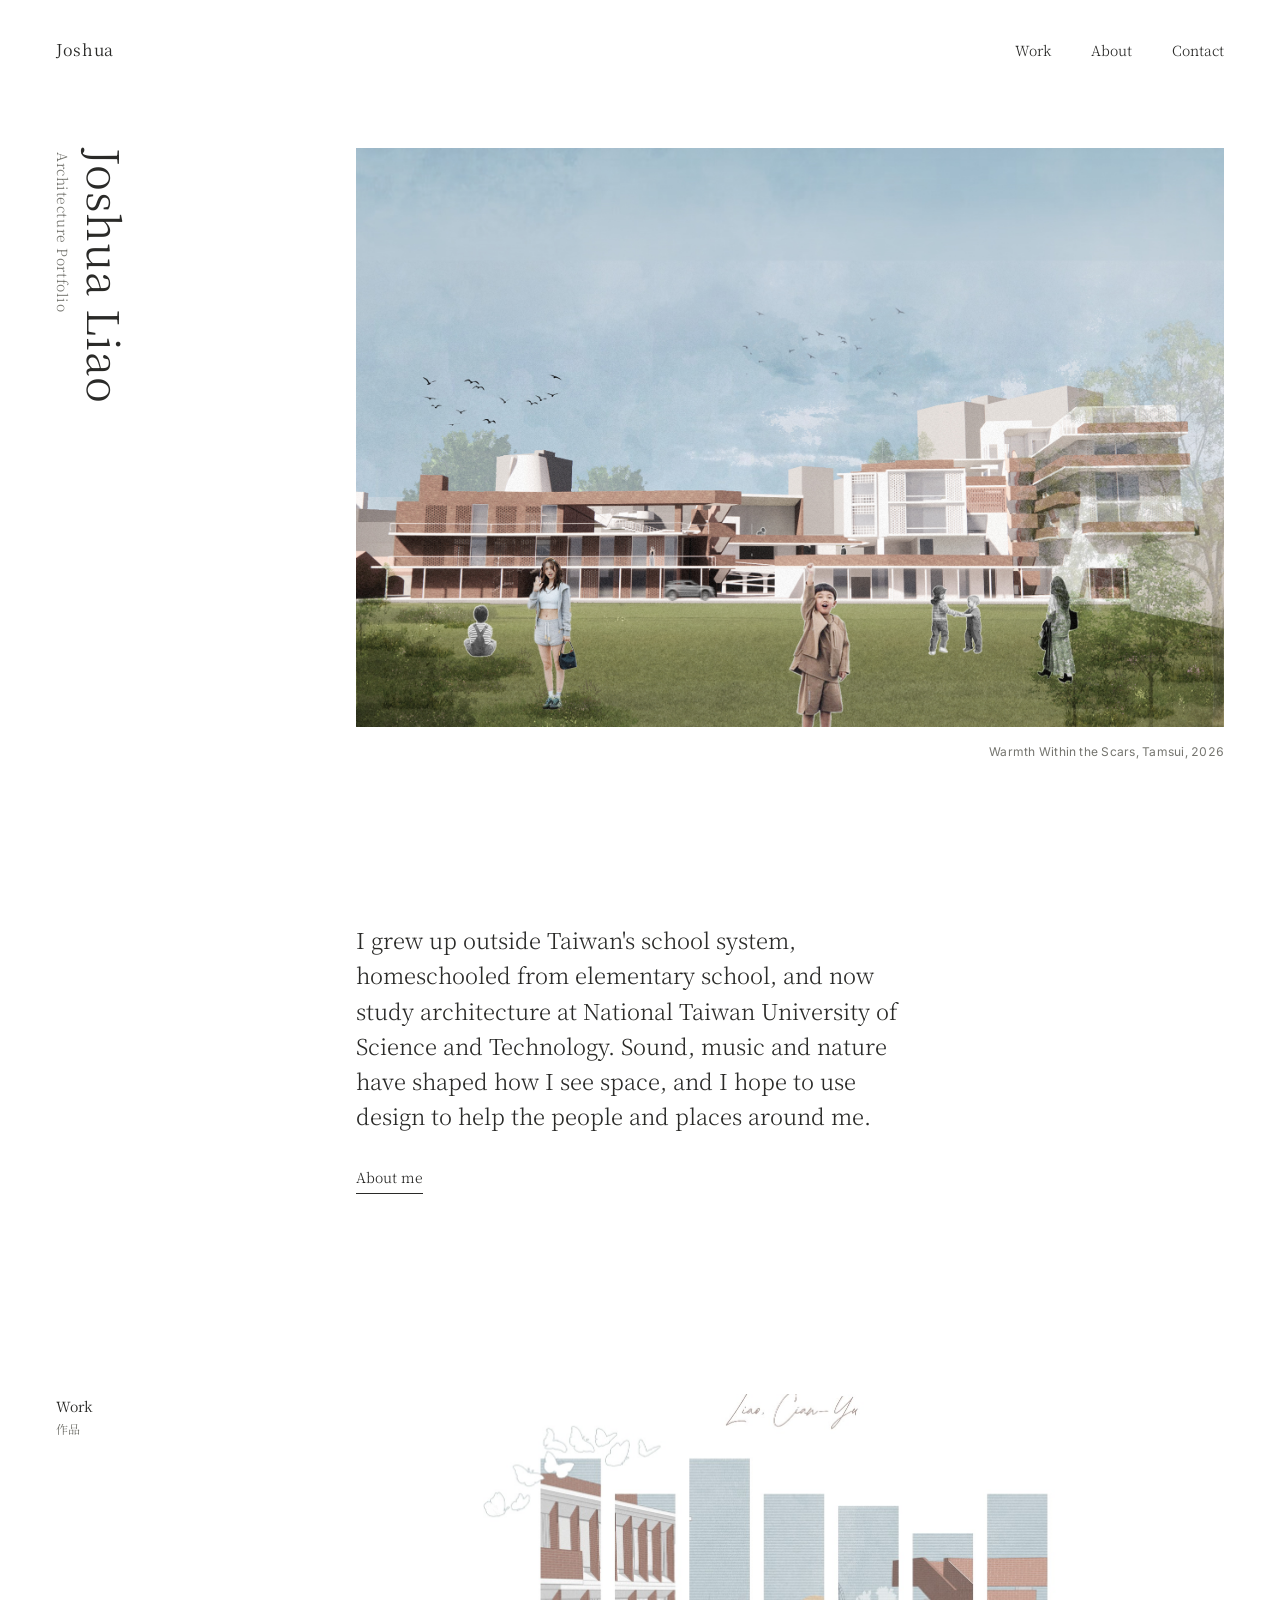
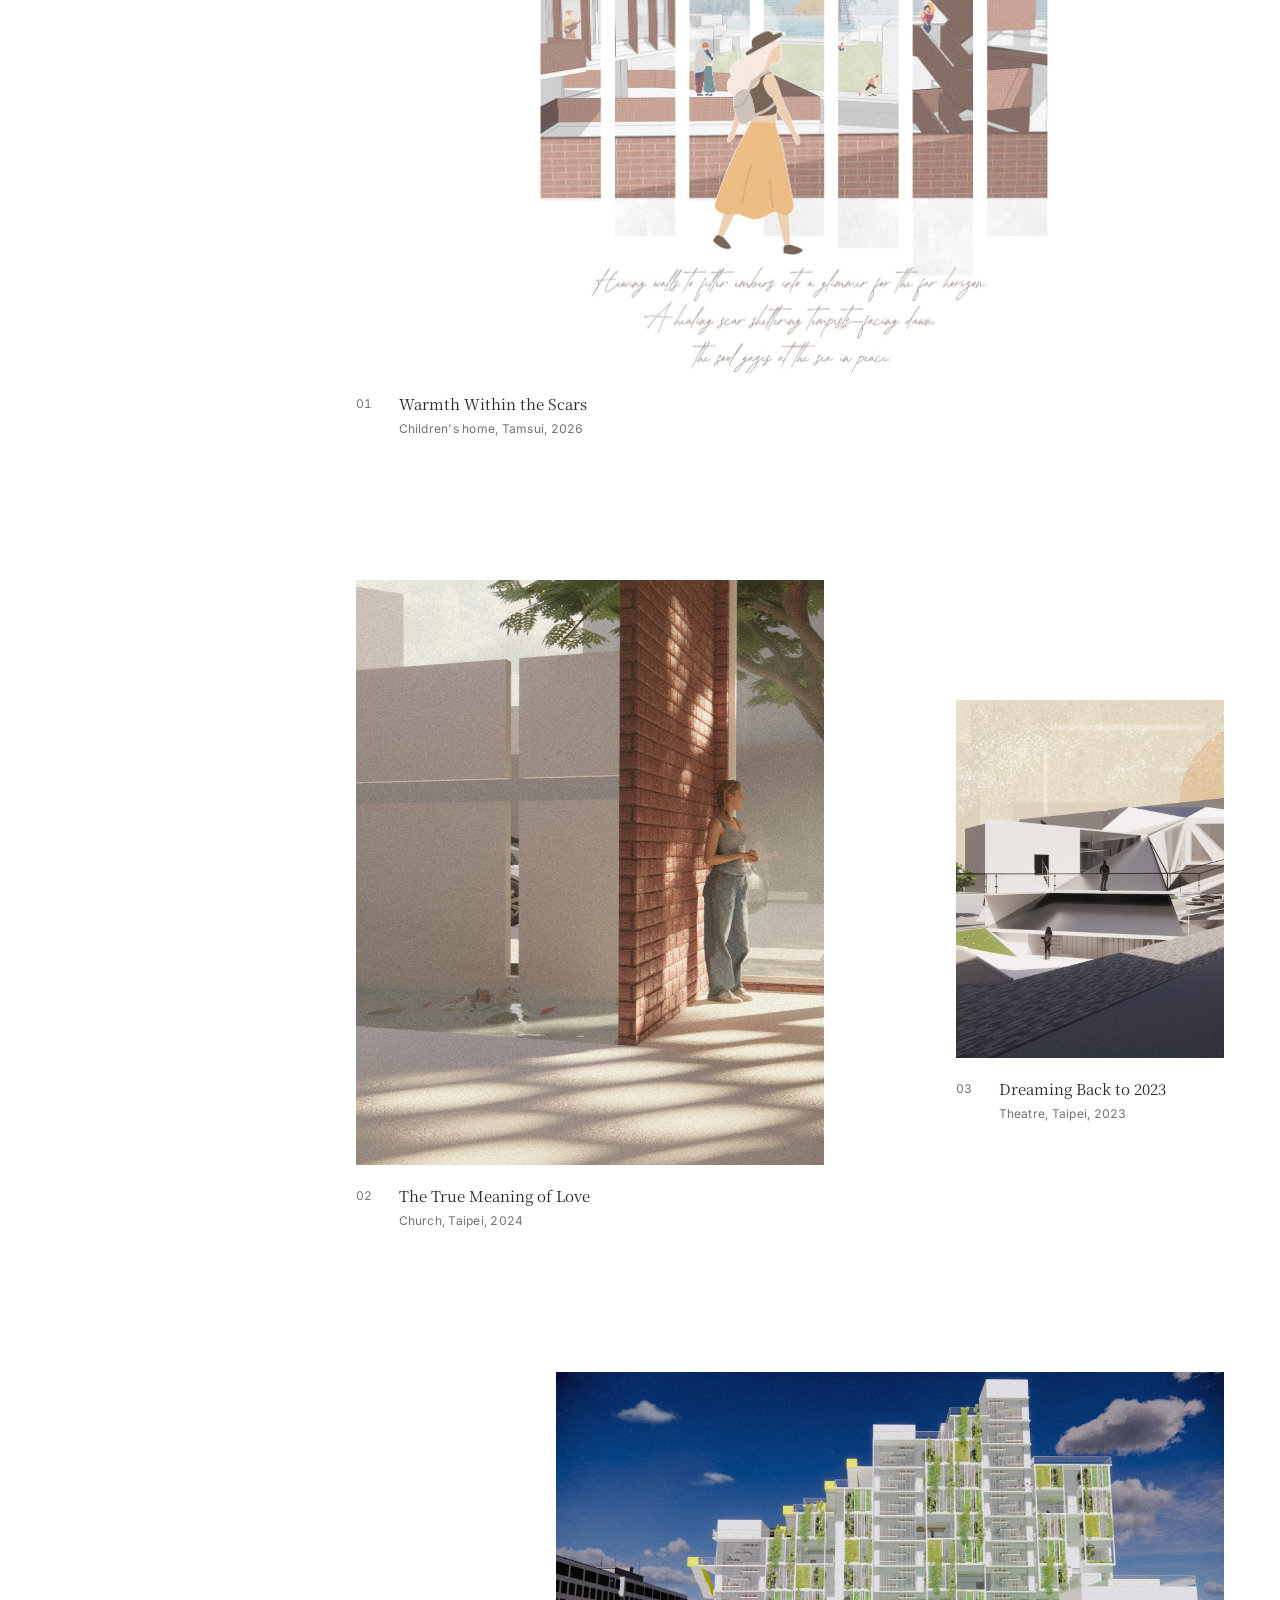
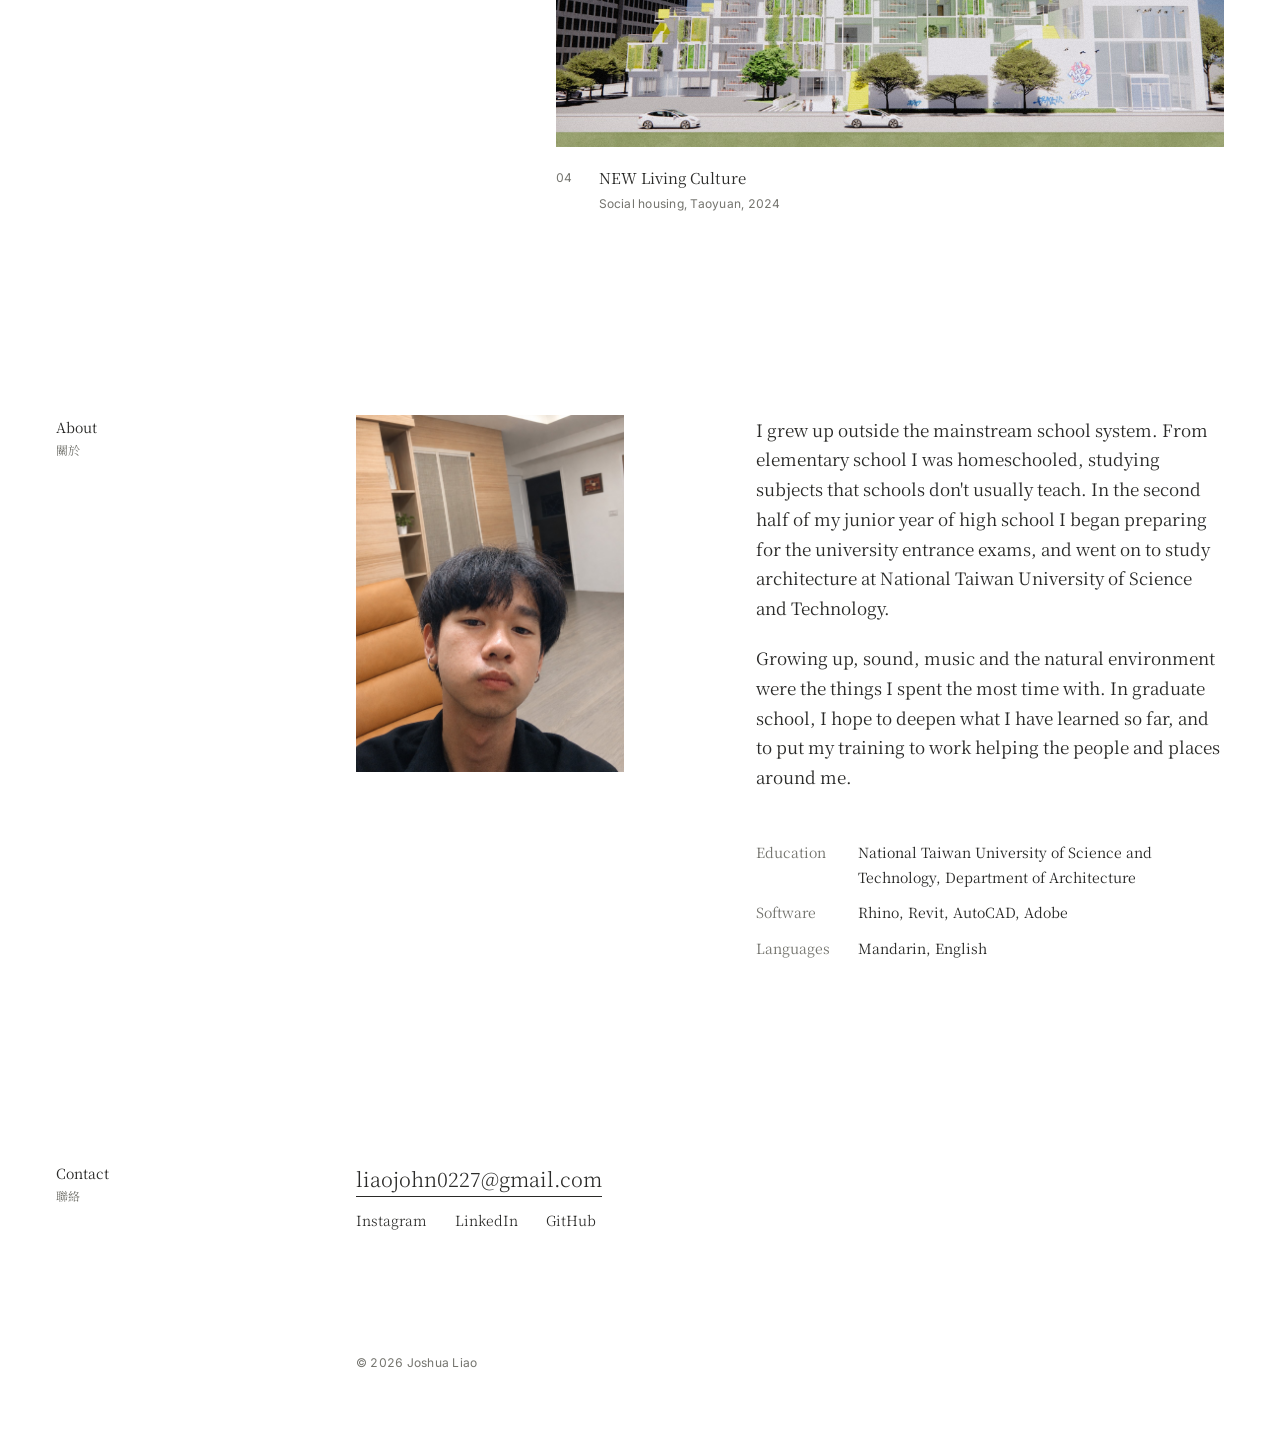
<file: index.html>
<!DOCTYPE html>
<html lang="en">
<head>
  <meta charset="UTF-8">
  <meta name="viewport" content="width=device-width, initial-scale=1.0">
  <title>Joshua Liao | Architecture Portfolio</title>
  <meta name="description" content="Architecture portfolio of Joshua Liao, architecture student at National Taiwan University of Science and Technology">
  <meta name="theme-color" content="#ffffff">
  <meta property="og:type" content="website">
  <meta property="og:title" content="Joshua Liao | Architecture Portfolio">
  <meta property="og:description" content="Architecture portfolio of Joshua Liao, architecture student at National Taiwan University of Science and Technology">
  <link rel="icon" href="favicon.svg" type="image/svg+xml">
  <link rel="preconnect" href="https://fonts.googleapis.com">
  <link rel="preconnect" href="https://fonts.gstatic.com" crossorigin>
  <link href="https://fonts.googleapis.com/css2?family=Inter:wght@400&family=Noto+Serif+TC:wght@300;400&display=swap" rel="stylesheet">
  <link rel="stylesheet" href="css/style.css">
</head>
<body>

  <a href="#main" class="skip">Skip to main content</a>

  <header class="grid header">
    <a href="index.html" class="name">Joshua</a>
    <nav aria-label="Main menu">
      <button class="menu-btn" aria-expanded="false" aria-controls="menu">Menu</button>
      <ul id="menu">
        <li><a href="#works">Work</a></li>
        <li><a href="#about">About</a></li>
        <li><a href="#contact">Contact</a></li>
      </ul>
    </nav>
  </header>

  <main id="main">
    <!-- Hero: vertical name + one featured project -->
    <section class="grid hero">
      <h1 class="hero-title arrive">
        <span class="main">Joshua Liao</span>
        <span class="sub">Architecture Portfolio</span>
      </h1>
      <a href="project-01.html" class="hero-image plate r-3x2 arrive arrive-late" aria-label="Warmth Within the Scars">
        <img src="images/hero.jpg" alt="Warmth Within the Scars">
      </a>
      <p class="hero-caption small">Warmth Within the Scars, Tamsui, 2026</p>
    </section>

    <!-- Short intro -->
    <section class="grid intro">
      <p>I grew up outside Taiwan's school system, homeschooled from elementary school, and now study architecture at National Taiwan University of Science and Technology. Sound, music and nature have shaped how I see space, and I hope to use design to help the people and places around me.</p>
      <a href="#about" class="more link">About me</a>
    </section>

    <!-- Work -->
    <section class="grid section" id="works">
      <h2 class="section-label">Work<span class="small">作品</span></h2>
      <div class="works">
        <a href="project-01.html" class="work work-1">
          <div class="plate r-3x2">
            <img src="images/p01-cover.jpg" alt="Warmth Within the Scars">
          </div>
          <div class="caption">
            <span class="num small">01</span>
            <h3>Warmth Within the Scars</h3>
            <span class="meta small">Children's home, Tamsui, 2026</span>
          </div>
        </a>
        <a href="project-02.html" class="work work-2">
          <div class="plate r-4x5">
            <img src="images/p02-cover.jpg" alt="The True Meaning of Love" loading="lazy">
          </div>
          <div class="caption">
            <span class="num small">02</span>
            <h3>The True Meaning of Love</h3>
            <span class="meta small">Church, Taipei, 2024</span>
          </div>
        </a>
        <a href="project-03.html" class="work work-3">
          <div class="plate r-3x4">
            <img src="images/p03-cover.jpg" alt="Dreaming Back to 2023" loading="lazy">
          </div>
          <div class="caption">
            <span class="num small">03</span>
            <h3>Dreaming Back to 2023</h3>
            <span class="meta small">Theatre, Taipei, 2023</span>
          </div>
        </a>
        <a href="project-04.html" class="work work-4">
          <div class="plate r-16x9">
            <img src="images/p04-cover.jpg" alt="NEW Living Culture" loading="lazy">
          </div>
          <div class="caption">
            <span class="num small">04</span>
            <h3>NEW Living Culture</h3>
            <span class="meta small">Social housing, Taoyuan, 2024</span>
          </div>
        </a>
      </div>
    </section>

    <!-- About -->
    <section class="grid section" id="about">
      <h2 class="section-label">About<span class="small">關於</span></h2>
      <div class="about">
        <div class="portrait plate r-3x4">
          <img src="images/me.jpg" alt="Portrait of Joshua Liao" loading="lazy">
        </div>
        <div class="text">
          <p>I grew up outside the mainstream school system. From elementary school I was homeschooled, studying subjects that schools don't usually teach. In the second half of my junior year of high school I began preparing for the university entrance exams, and went on to study architecture at National Taiwan University of Science and Technology.</p>
          <p>Growing up, sound, music and the natural environment were the things I spent the most time with. In graduate school, I hope to deepen what I have learned so far, and to put my training to work helping the people and places around me.</p>
          <dl class="facts">
            <dt>Education</dt><dd>National Taiwan University of Science and Technology, Department of Architecture</dd>
            <dt>Software</dt><dd>Rhino, Revit, AutoCAD, Adobe</dd>
            <dt>Languages</dt><dd>Mandarin, English</dd>
          </dl>
        </div>
      </div>
    </section>
  </main>

  <footer class="grid footer" id="contact">
    <h2 class="section-label">Contact<span class="small">聯絡</span></h2>
    <div class="contact">
      <a href="mailto:liaojohn0227@gmail.com" class="email"><span class="link">liaojohn0227@gmail.com</span></a>
      <ul class="social">
        <li><a href="#">Instagram</a></li>
        <li><a href="#">LinkedIn</a></li>
        <li><a href="#">GitHub</a></li>
      </ul>
    </div>
    <p class="copy small">© 2026 Joshua Liao</p>
  </footer>

  <script src="js/main.js"></script>
</body>
</html>
</file>
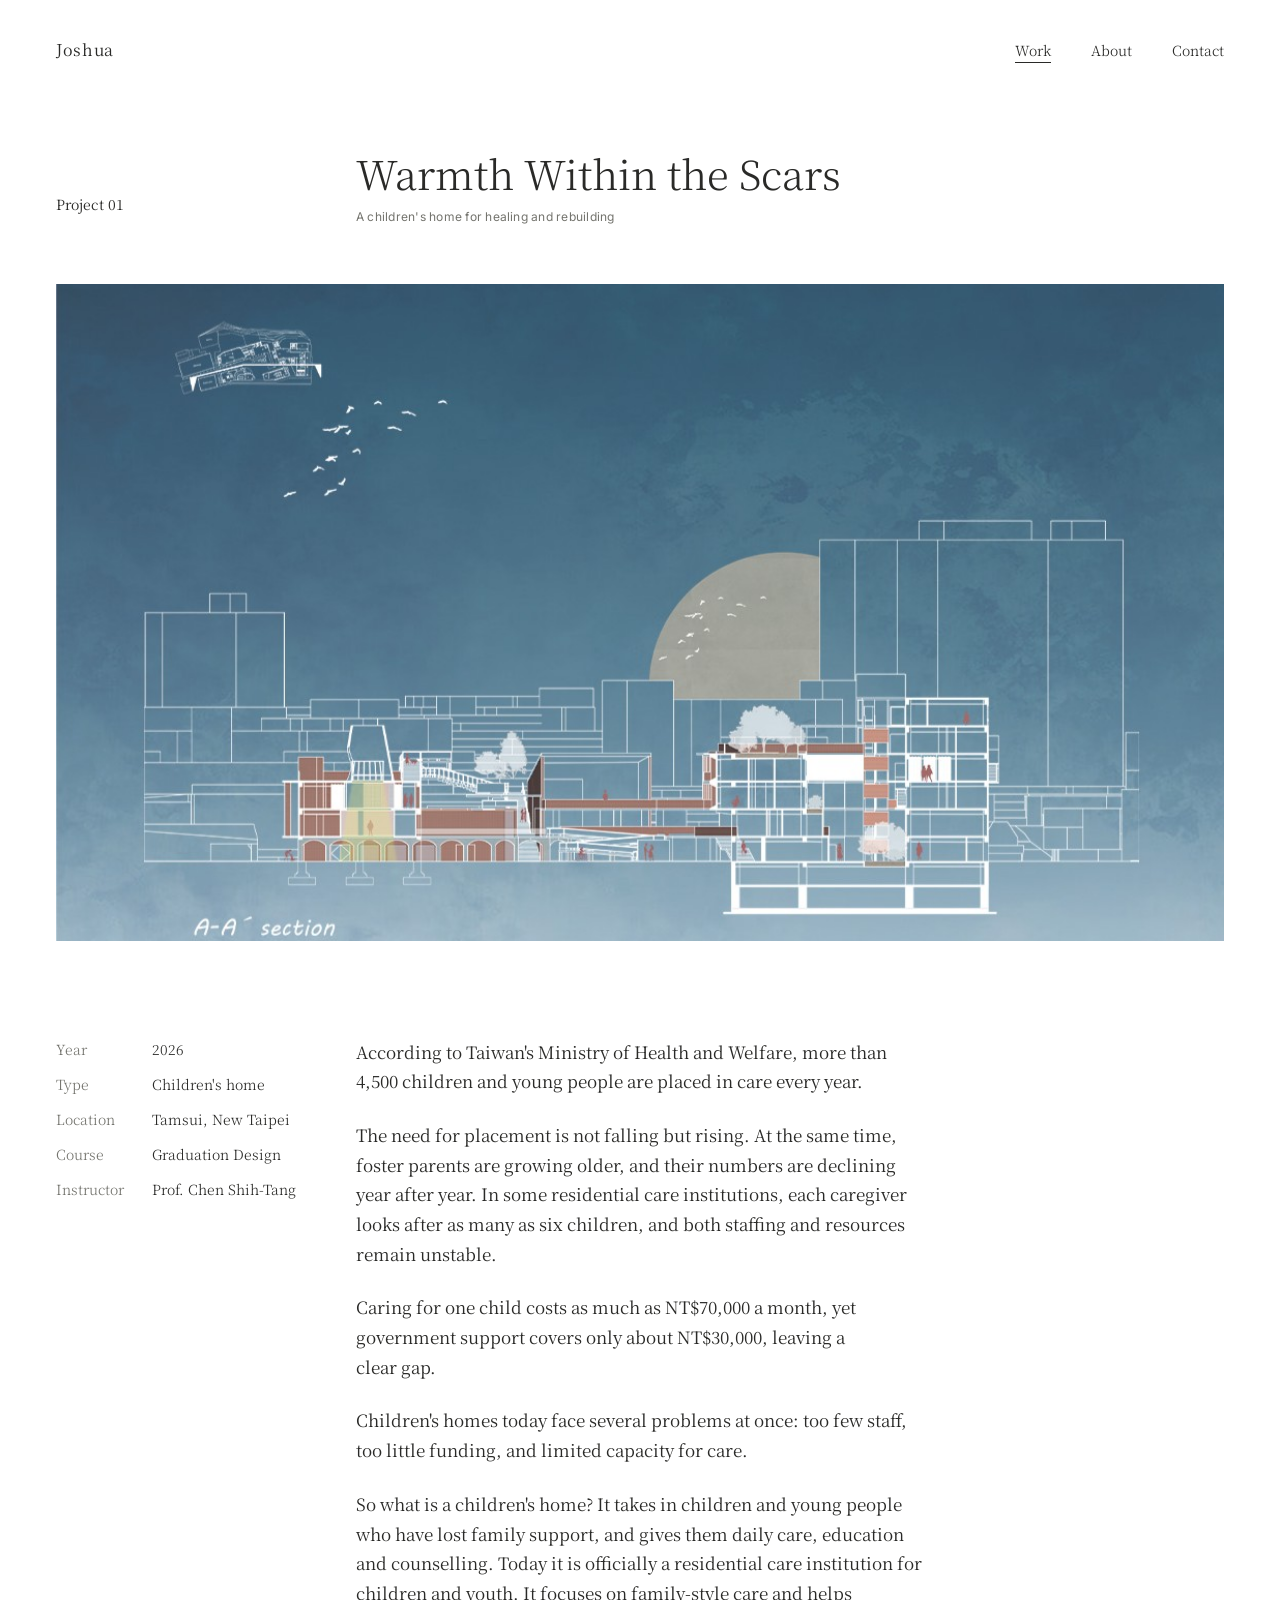
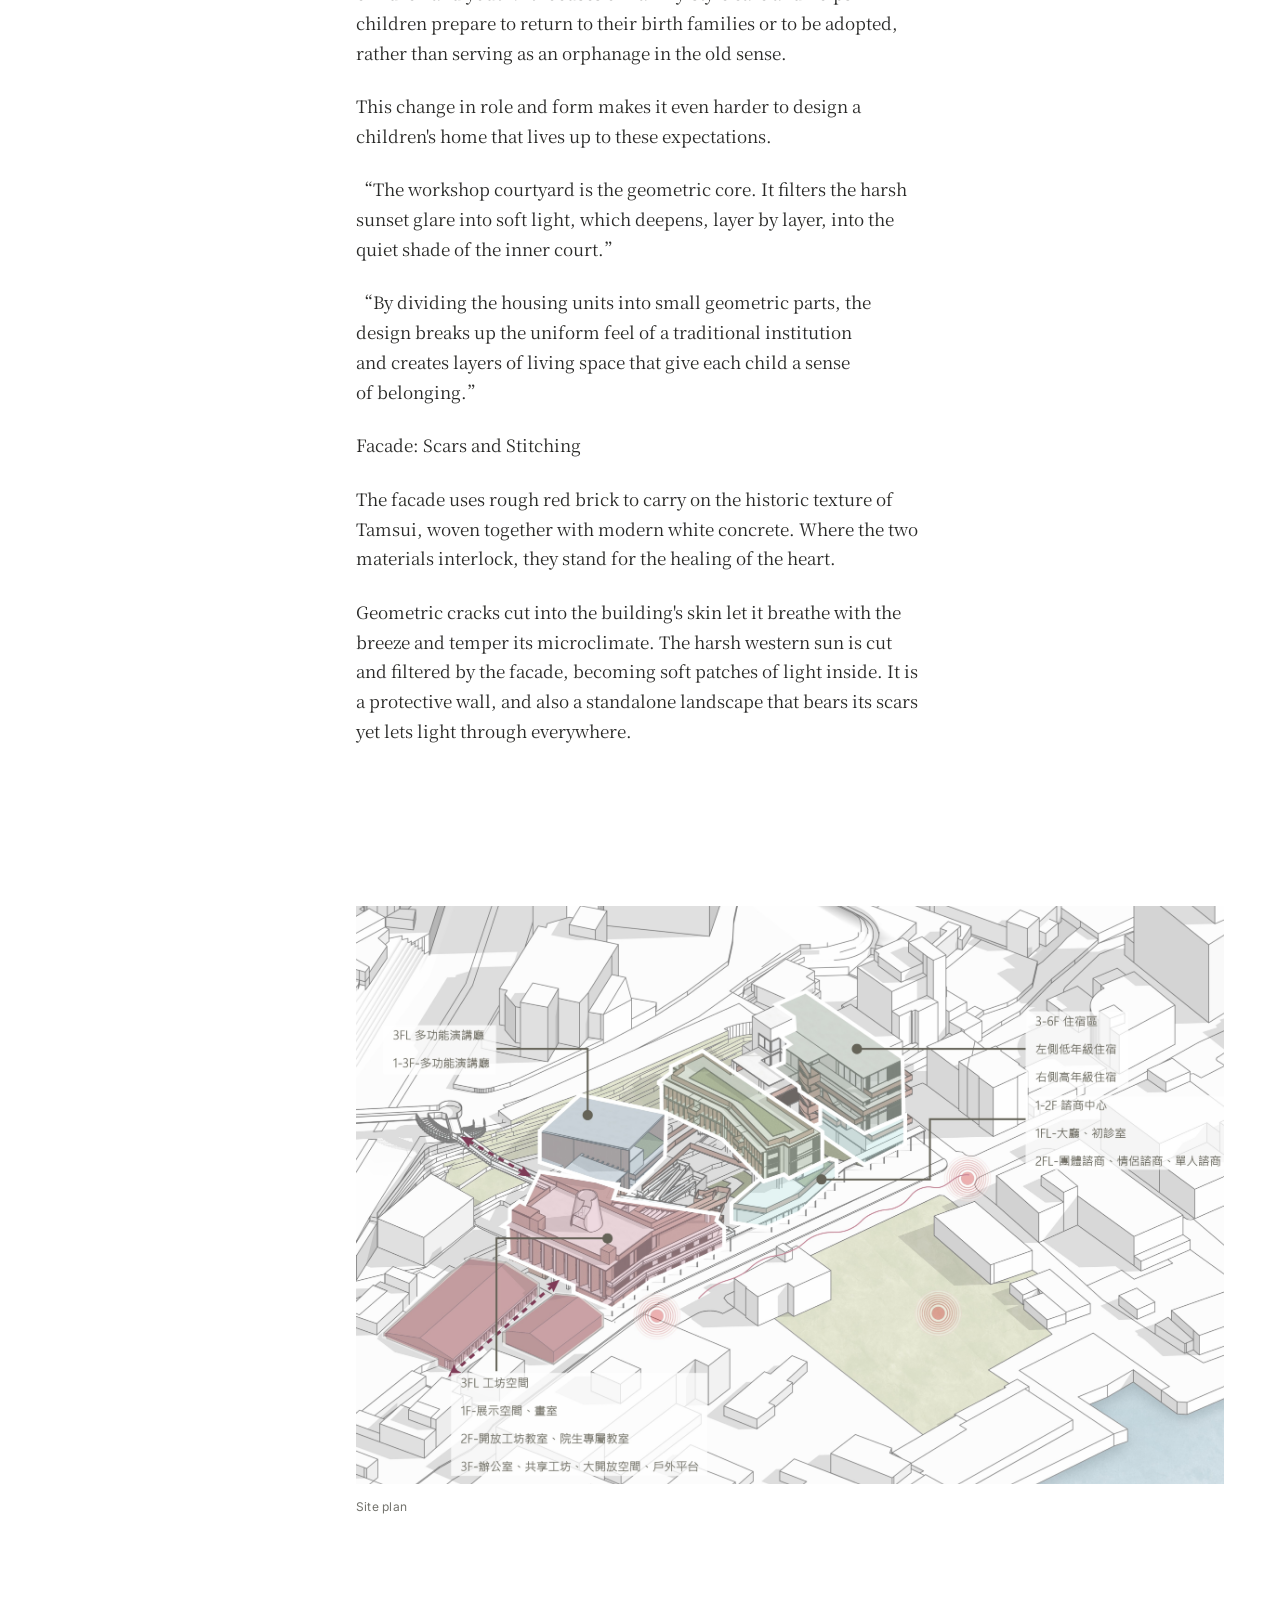
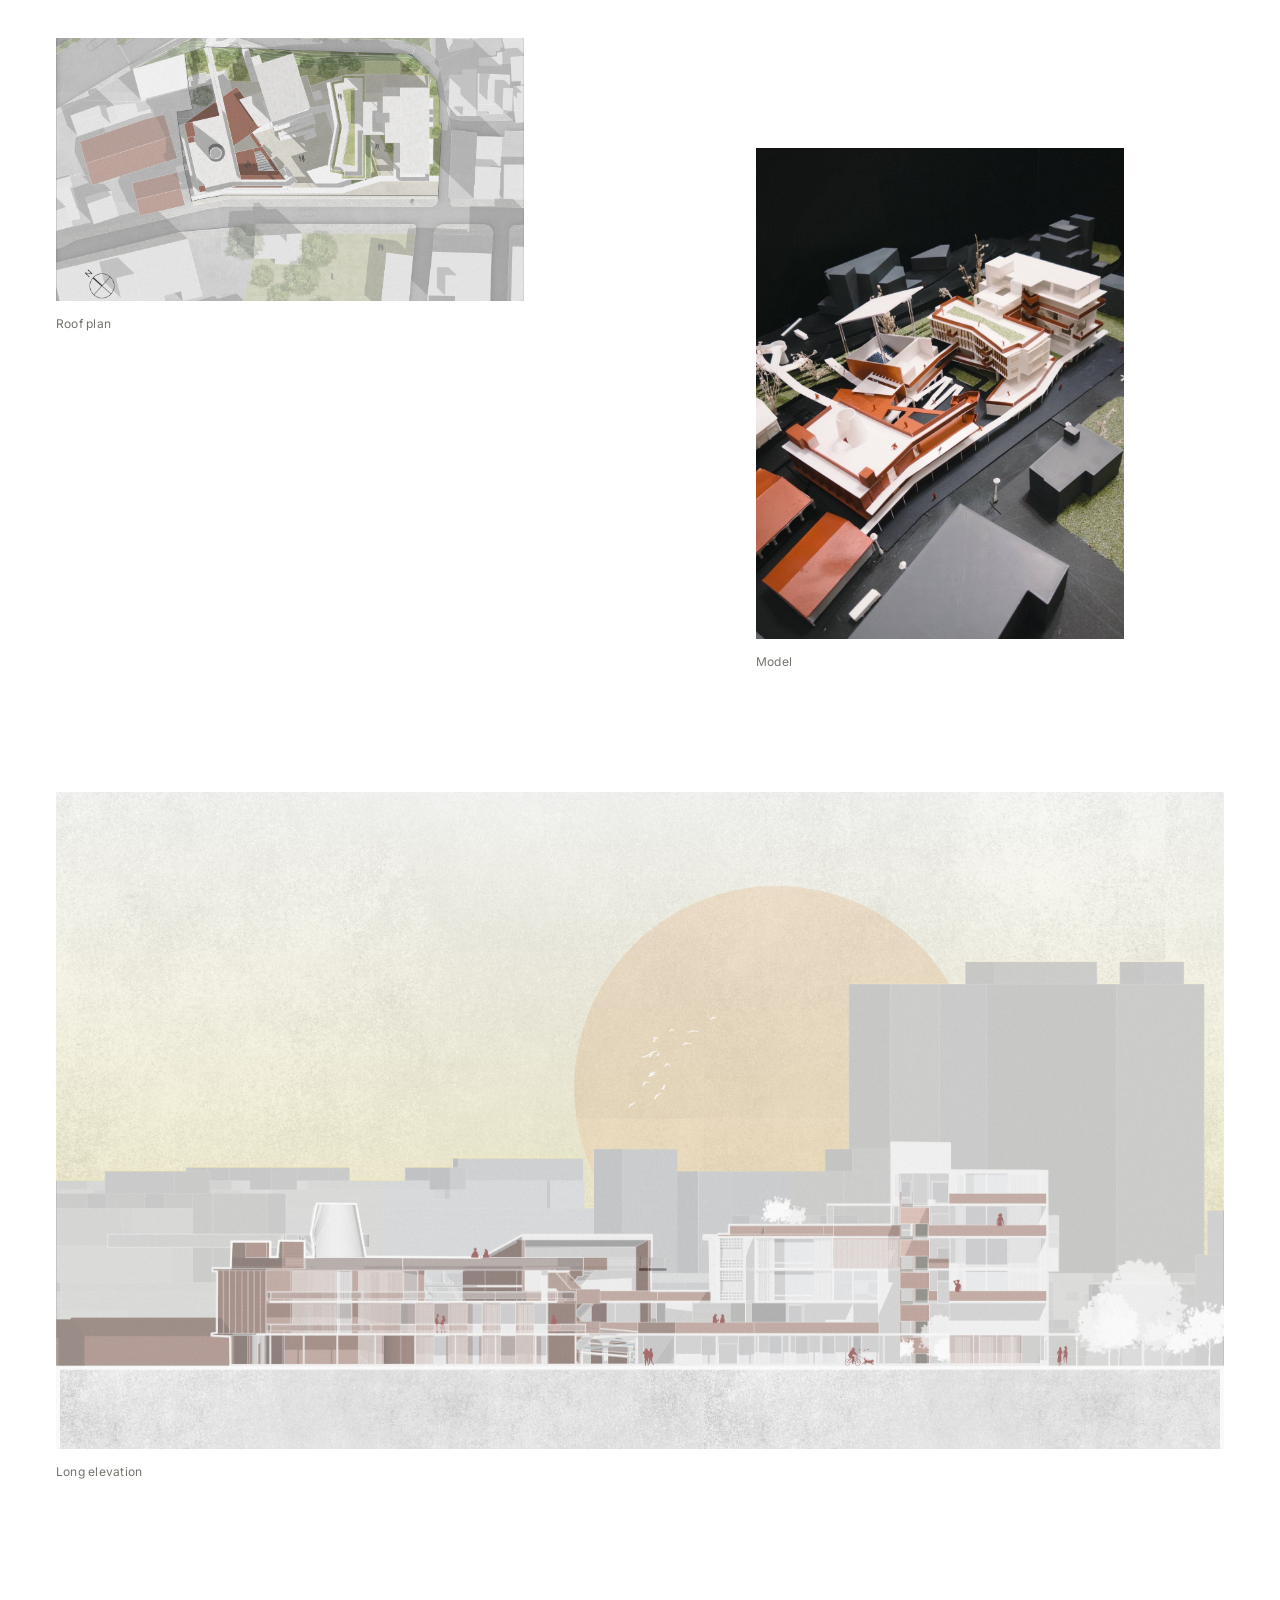
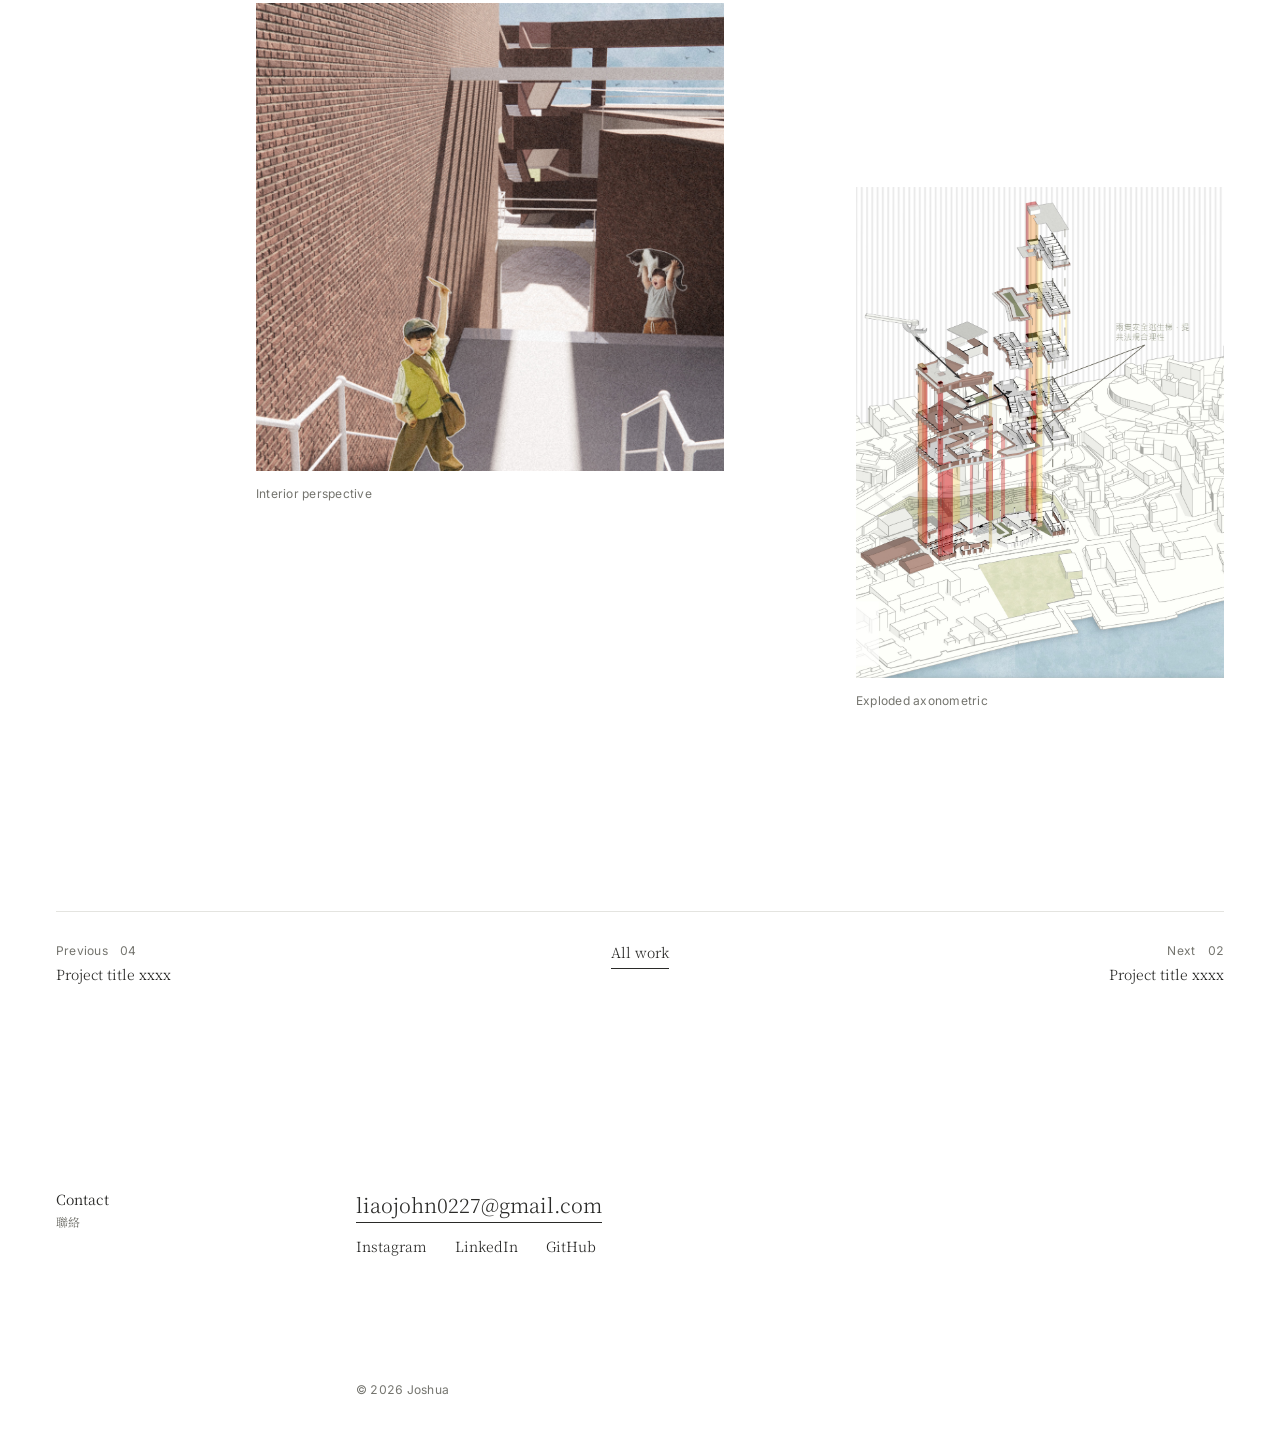
<file: project-01.html>
<!DOCTYPE html>
<html lang="en">
<head>
  <meta charset="UTF-8">
  <meta name="viewport" content="width=device-width, initial-scale=1.0">
  <title>Warmth Within the Scars | Joshua</title>
  <meta name="description" content="Joshua's architecture project: Warmth Within the Scars, a children's home in Tamsui, 2026">
  <meta name="theme-color" content="#ffffff">
  <meta property="og:type" content="website">
  <meta property="og:title" content="Warmth Within the Scars | Joshua">
  <meta property="og:description" content="Joshua's architecture project: Warmth Within the Scars, a children's home in Tamsui, 2026">
  <!-- Add once photos are online: <meta property="og:image" content="https://your-account.github.io/repo-name/images/og.jpg"> -->
  <link rel="icon" href="favicon.svg" type="image/svg+xml">
  <link rel="preconnect" href="https://fonts.googleapis.com">
  <link rel="preconnect" href="https://fonts.gstatic.com" crossorigin>
  <link href="https://fonts.googleapis.com/css2?family=Inter:wght@400&family=Noto+Serif+TC:wght@300;400&display=swap" rel="stylesheet">
  <link rel="stylesheet" href="css/style.css">
</head>
<body>

  <a href="#main" class="skip">Skip to main content</a>

  <header class="grid header">
    <a href="index.html" class="name">Joshua</a>
    <nav aria-label="Main menu">
      <button class="menu-btn" aria-expanded="false" aria-controls="menu">Menu</button>
      <ul id="menu">
        <li><a href="index.html#works" aria-current="page">Work</a></li>
        <li><a href="index.html#about">About</a></li>
        <li><a href="#contact">Contact</a></li>
      </ul>
    </nav>
  </header>

  <main id="main">
    <!-- Title -->
    <section class="grid p-head">
      <p class="section-label">Project 01</p>
      <div class="p-title">
        <h1>Warmth Within the Scars</h1>
        <span class="small">A children's home for healing and rebuilding</span>
      </div>
    </section>

    <!-- Lead image -->
    <section class="grid p-lead">
      <div class="plate r-16x9 arrive">
        <img src="images/p01-lead.jpg" alt="Warmth Within the Scars, lead image">
      </div>
    </section>

    <!-- Project facts + description -->
    <section class="grid p-info">
      <dl class="facts">
        <dt>Year</dt><dd>2026</dd>
        <dt>Type</dt><dd>Children's home</dd>
        <dt>Location</dt><dd>Tamsui, New Taipei</dd>
        <dt>Course</dt><dd>Graduation Design</dd>
        <dt>Instructor</dt><dd>Prof. Chen Shih-Tang</dd>
      </dl>
      <div class="text">
        <p>According to Taiwan's Ministry of Health and Welfare, more than 4,500 children and young people are placed in care every year.</p>
        <p>The need for placement is not falling but rising. At the same time, foster parents are growing older, and their numbers are declining year after year. In some residential care institutions, each caregiver looks after as many as six children, and both staffing and resources remain unstable.</p>
        <p>Caring for one child costs as much as NT$70,000 a month, yet government support covers only about NT$30,000, leaving a clear gap.</p>
        <p>Children's homes today face several problems at once: too few staff, too little funding, and limited capacity for care.</p>
        <p>So what is a children's home? It takes in children and young people who have lost family support, and gives them daily care, education and counselling. Today it is officially a residential care institution for children and youth. It focuses on family-style care and helps children prepare to return to their birth families or to be adopted, rather than serving as an orphanage in the old sense.</p>
        <p>This change in role and form makes it even harder to design a children's home that lives up to these expectations.</p>
        <p>“The workshop courtyard is the geometric core. It filters the harsh sunset glare into soft light, which deepens, layer by layer, into the quiet shade of the inner court.”</p>
        <p>“By dividing the housing units into small geometric parts, the design breaks up the uniform feel of a traditional institution and creates layers of living space that give each child a sense of belonging.”</p>
        <p>Facade: Scars and Stitching</p>
        <p>The facade uses rough red brick to carry on the historic texture of Tamsui, woven together with modern white concrete. Where the two materials interlock, they stand for the healing of the heart.</p>
        <p>Geometric cracks cut into the building's skin let it breathe with the breeze and temper its microclimate. The harsh western sun is cut and filtered by the facade, becoming soft patches of light inside. It is a protective wall, and also a standalone landscape that bears its scars yet lets light through everywhere.</p>
      </div>
    </section>

    <!-- Drawings (delete any figure you don't need) -->
    <section class="grid p-gallery">
      <figure class="g-1">
        <div class="plate r-3x2">
          <img src="images/p01-1.jpg" alt="Site plan" loading="lazy">
        </div>
        <figcaption class="small">Site plan</figcaption>
      </figure>
      <figure class="g-2">
        <div class="plate r-16x9">
          <img src="images/p01-2.jpg" alt="Roof plan" loading="lazy">
        </div>
        <figcaption class="small">Roof plan</figcaption>
      </figure>
      <figure class="g-3">
        <div class="plate r-3x4">
          <img src="images/p01-3.jpg" alt="Model" loading="lazy">
        </div>
        <figcaption class="small">Model</figcaption>
      </figure>
      <figure class="g-4">
        <div class="plate r-16x9">
          <img src="images/p01-4.jpg" alt="Long elevation" loading="lazy">
        </div>
        <figcaption class="small">Long elevation</figcaption>
      </figure>
      <figure class="g-5">
        <div class="plate r-1x1">
          <img src="images/p01-5.jpg" alt="Interior perspective" loading="lazy">
        </div>
        <figcaption class="small">Interior perspective</figcaption>
      </figure>
      <figure class="g-6">
        <div class="plate r-3x4">
          <img src="images/p01-6.jpg" alt="Exploded axonometric" loading="lazy">
        </div>
        <figcaption class="small">Exploded axonometric</figcaption>
      </figure>
    </section>
  </main>

  <!-- Previous / all work / next -->
  <div class="p-nav-rule"><hr></div>
  <nav class="grid p-nav" aria-label="Project navigation">
    <a href="project-04.html" class="prev">
      <span class="small">Previous　04</span>
      <span class="t">Project title xxxx</span>
    </a>
    <a href="index.html#works" class="all link">All work</a>
    <a href="project-02.html" class="next">
      <span class="small">Next　02</span>
      <span class="t">Project title xxxx</span>
    </a>
  </nav>

  <footer class="grid footer" id="contact">
    <h2 class="section-label">Contact<span class="small">聯絡</span></h2>
    <div class="contact">
      <a href="mailto:liaojohn0227@gmail.com" class="email"><span class="link">liaojohn0227@gmail.com</span></a>
      <ul class="social">
        <li><a href="#">Instagram</a></li>
        <li><a href="#">LinkedIn</a></li>
        <li><a href="#">GitHub</a></li>
      </ul>
    </div>
    <p class="copy small">© 2026 Joshua</p>
  </footer>

  <script src="js/main.js"></script>
</body>
</html>
</file>
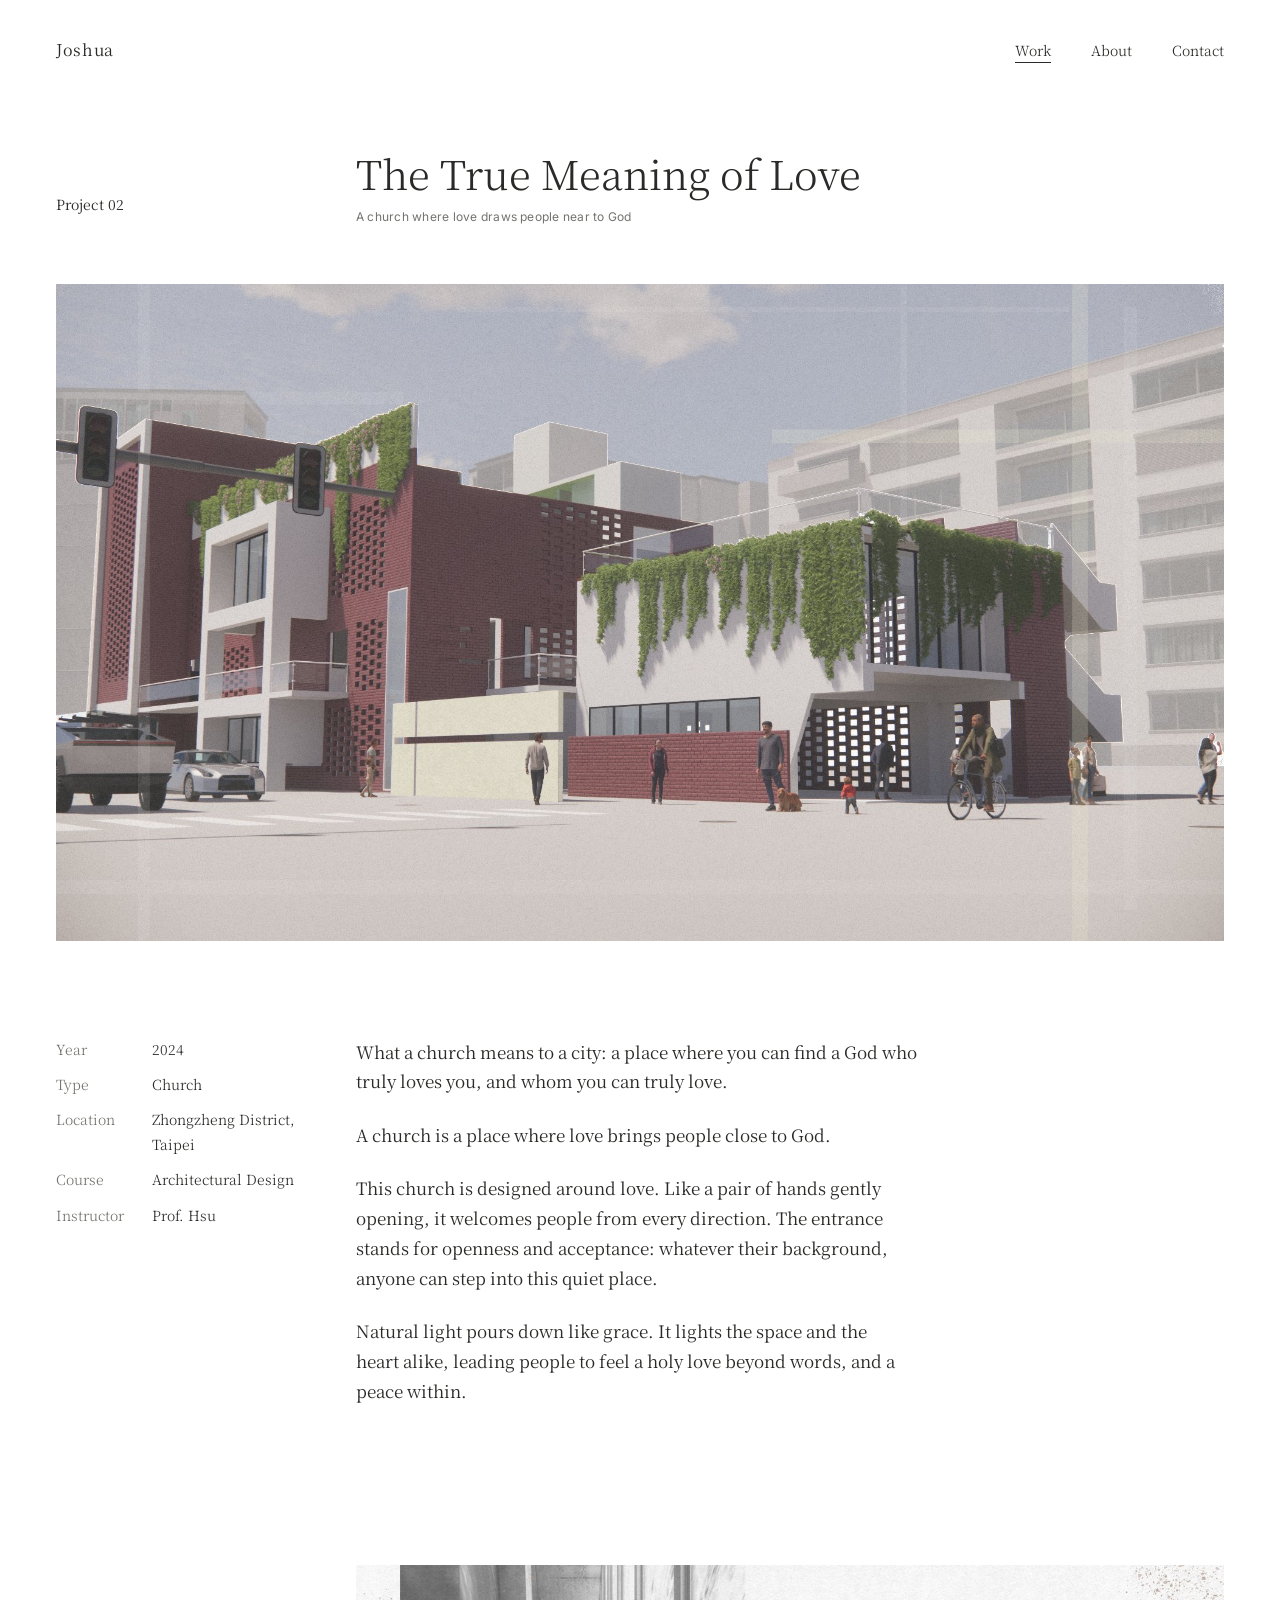
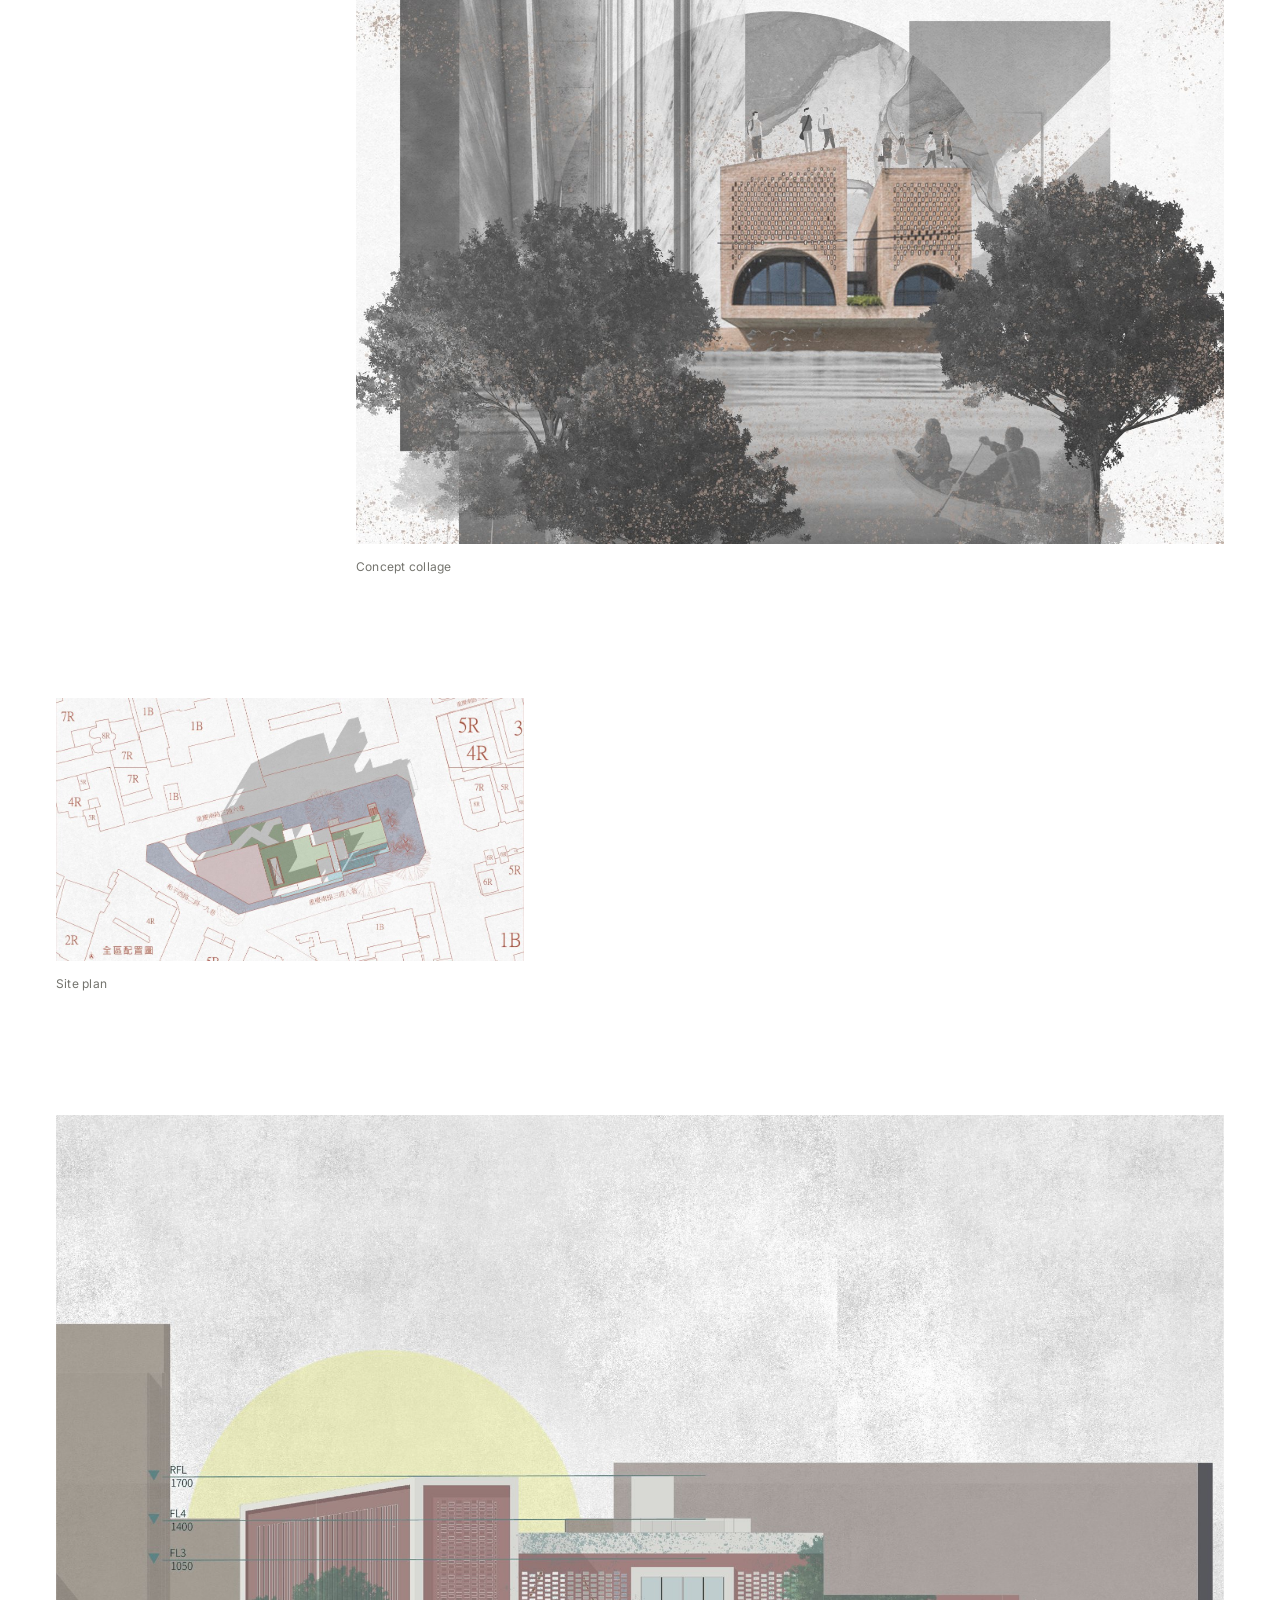
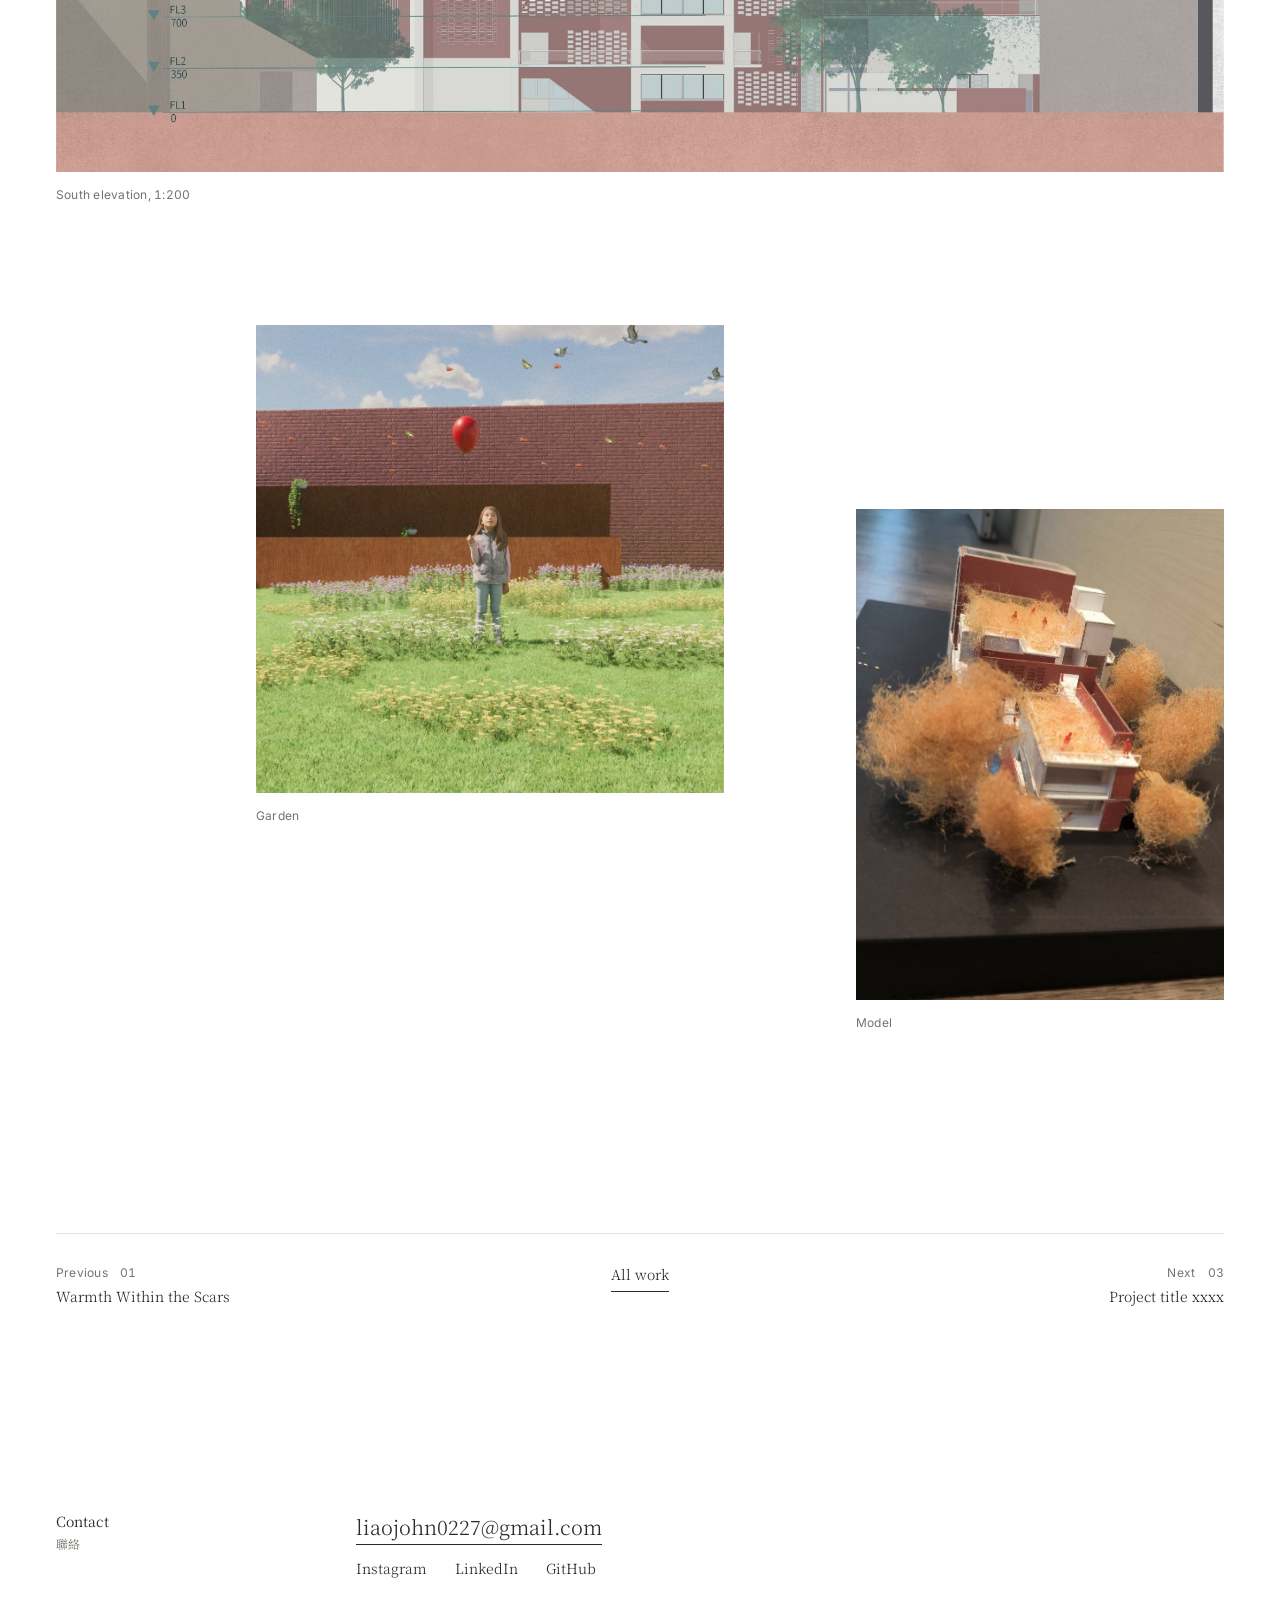
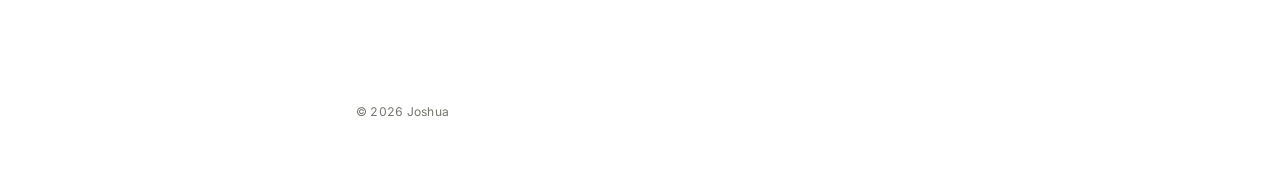
<file: project-02.html>
<!DOCTYPE html>
<html lang="en">
<head>
  <meta charset="UTF-8">
  <meta name="viewport" content="width=device-width, initial-scale=1.0">
  <title>The True Meaning of Love | Joshua</title>
  <meta name="description" content="Joshua's architecture project: The True Meaning of Love, a church in Zhongzheng District, Taipei, 2024">
  <meta name="theme-color" content="#ffffff">
  <meta property="og:type" content="website">
  <meta property="og:title" content="The True Meaning of Love | Joshua">
  <meta property="og:description" content="Joshua's architecture project: The True Meaning of Love, a church in Zhongzheng District, Taipei, 2024">
  <link rel="icon" href="favicon.svg" type="image/svg+xml">
  <link rel="preconnect" href="https://fonts.googleapis.com">
  <link rel="preconnect" href="https://fonts.gstatic.com" crossorigin>
  <link href="https://fonts.googleapis.com/css2?family=Inter:wght@400&family=Noto+Serif+TC:wght@300;400&display=swap" rel="stylesheet">
  <link rel="stylesheet" href="css/style.css">
</head>
<body>

  <a href="#main" class="skip">Skip to main content</a>

  <header class="grid header">
    <a href="index.html" class="name">Joshua</a>
    <nav aria-label="Main menu">
      <button class="menu-btn" aria-expanded="false" aria-controls="menu">Menu</button>
      <ul id="menu">
        <li><a href="index.html#works" aria-current="page">Work</a></li>
        <li><a href="index.html#about">About</a></li>
        <li><a href="#contact">Contact</a></li>
      </ul>
    </nav>
  </header>

  <main id="main">
    <!-- Title -->
    <section class="grid p-head">
      <p class="section-label">Project 02</p>
      <div class="p-title">
        <h1>The True Meaning of Love</h1>
        <span class="small">A church where love draws people near to God</span>
      </div>
    </section>

    <!-- Lead image -->
    <section class="grid p-lead">
      <div class="plate r-16x9 arrive">
        <img src="images/p02-lead.jpg" alt="Street view of the church, with red brick walls and climbing plants">
      </div>
    </section>

    <!-- Project facts + description -->
    <section class="grid p-info">
      <dl class="facts">
        <dt>Year</dt><dd>2024</dd>
        <dt>Type</dt><dd>Church</dd>
        <dt>Location</dt><dd>Zhongzheng District, Taipei</dd>
        <dt>Course</dt><dd>Architectural Design</dd>
        <dt>Instructor</dt><dd>Prof. Hsu</dd>
      </dl>
      <div class="text">
        <p>What a church means to a city: a place where you can find a God who truly loves you, and whom you can truly love.</p>
        <p>A church is a place where love brings people close to God.</p>
        <p>This church is designed around love. Like a pair of hands gently opening, it welcomes people from every direction. The entrance stands for openness and acceptance: whatever their background, anyone can step into this quiet place.</p>
        <p>Natural light pours down like grace. It lights the space and the heart alike, leading people to feel a holy love beyond words, and a peace within.</p>
      </div>
    </section>

    <!-- Drawings -->
    <section class="grid p-gallery">
      <figure class="g-1">
        <div class="plate r-3x2">
          <img src="images/p02-1.jpg" alt="Concept collage of the church" loading="lazy">
        </div>
        <figcaption class="small">Concept collage</figcaption>
      </figure>
      <figure class="g-2">
        <div class="plate r-16x9">
          <img src="images/p02-2.jpg" alt="Site plan" loading="lazy">
        </div>
        <figcaption class="small">Site plan</figcaption>
      </figure>
      <figure class="g-4">
        <div class="plate r-16x9">
          <img src="images/p02-3.jpg" alt="South elevation" loading="lazy">
        </div>
        <figcaption class="small">South elevation, 1:200</figcaption>
      </figure>
      <figure class="g-5">
        <div class="plate r-1x1">
          <img src="images/p02-4.jpg" alt="A child with a red balloon in the garden" loading="lazy">
        </div>
        <figcaption class="small">Garden</figcaption>
      </figure>
      <figure class="g-6">
        <div class="plate r-3x4">
          <img src="images/p02-5.jpg" alt="Physical model" loading="lazy">
        </div>
        <figcaption class="small">Model</figcaption>
      </figure>
    </section>
  </main>

  <!-- Previous / all work / next -->
  <div class="p-nav-rule"><hr></div>
  <nav class="grid p-nav" aria-label="Project navigation">
    <a href="project-01.html" class="prev">
      <span class="small">Previous　01</span>
      <span class="t">Warmth Within the Scars</span>
    </a>
    <a href="index.html#works" class="all link">All work</a>
    <a href="project-03.html" class="next">
      <span class="small">Next　03</span>
      <span class="t">Project title xxxx</span>
    </a>
  </nav>

  <footer class="grid footer" id="contact">
    <h2 class="section-label">Contact<span class="small">聯絡</span></h2>
    <div class="contact">
      <a href="mailto:liaojohn0227@gmail.com" class="email"><span class="link">liaojohn0227@gmail.com</span></a>
      <ul class="social">
        <li><a href="#">Instagram</a></li>
        <li><a href="#">LinkedIn</a></li>
        <li><a href="#">GitHub</a></li>
      </ul>
    </div>
    <p class="copy small">© 2026 Joshua</p>
  </footer>

  <script src="js/main.js"></script>
</body>
</html>
</file>
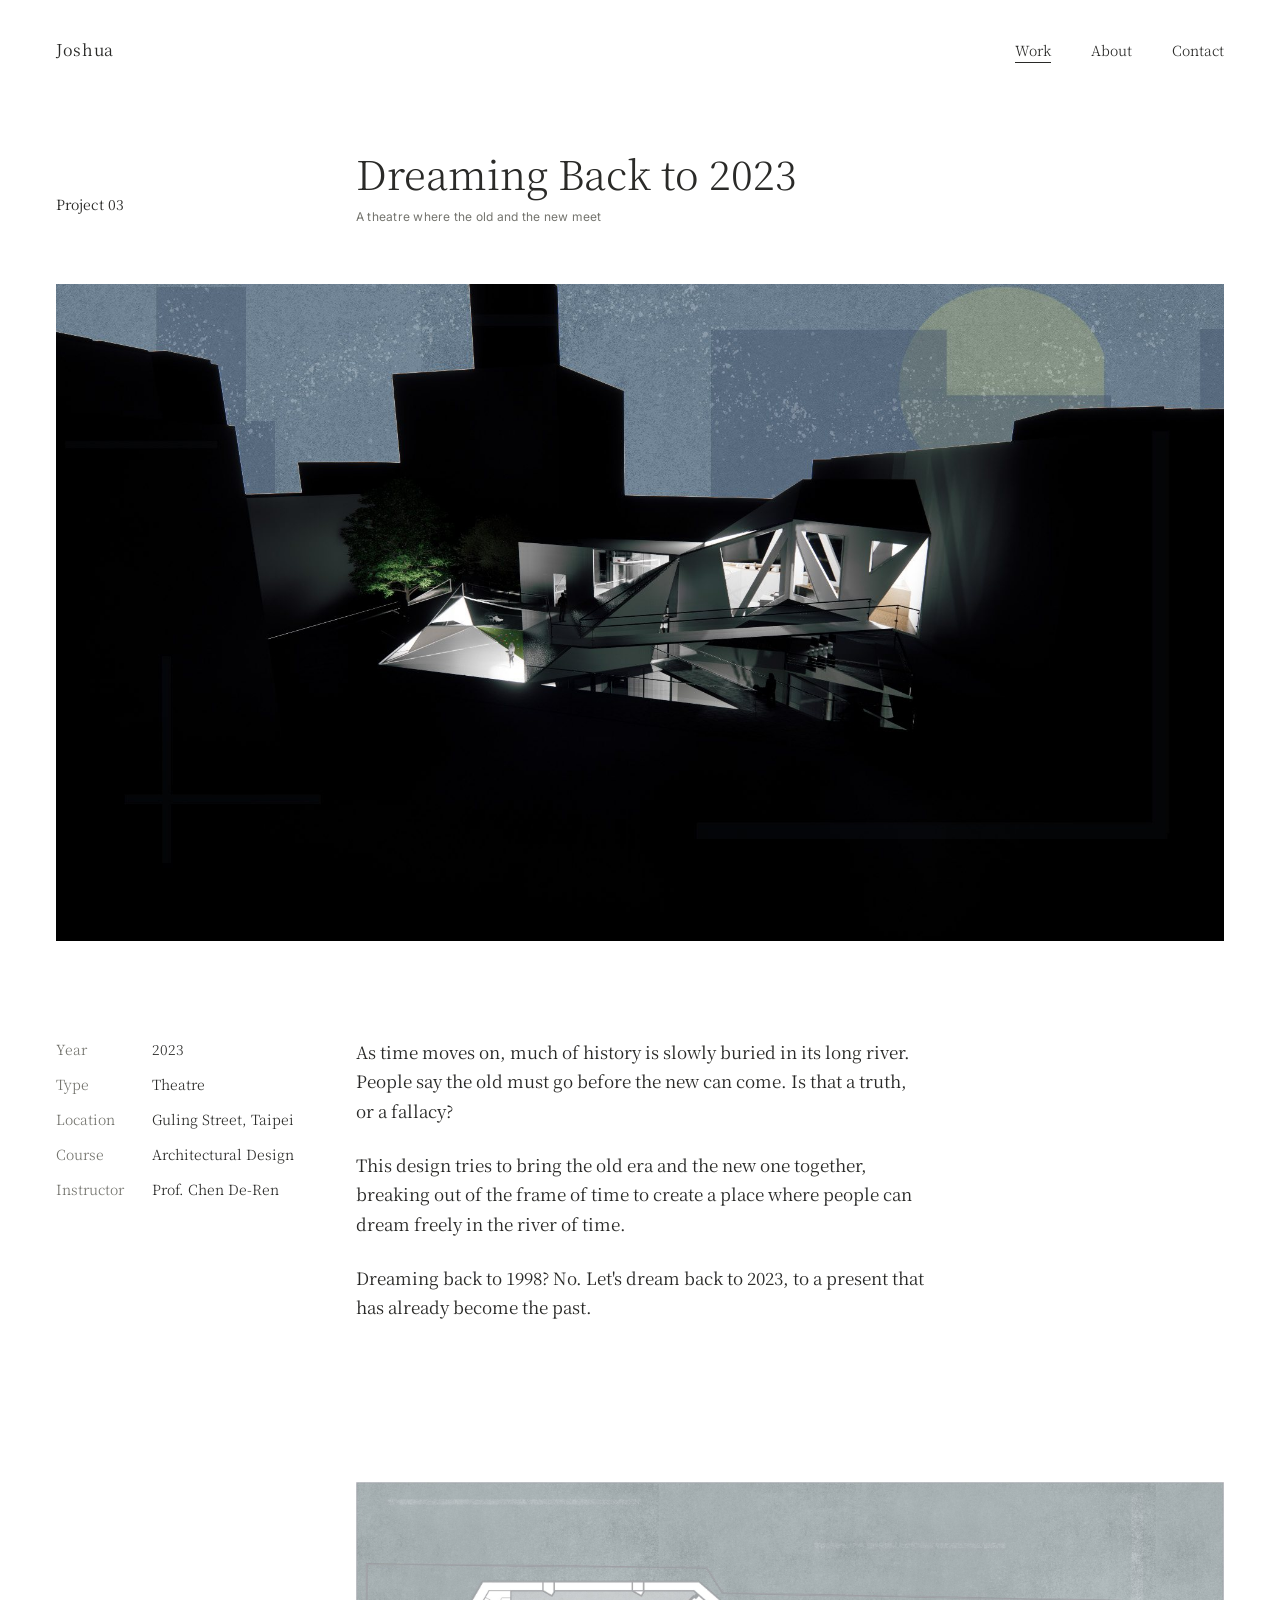
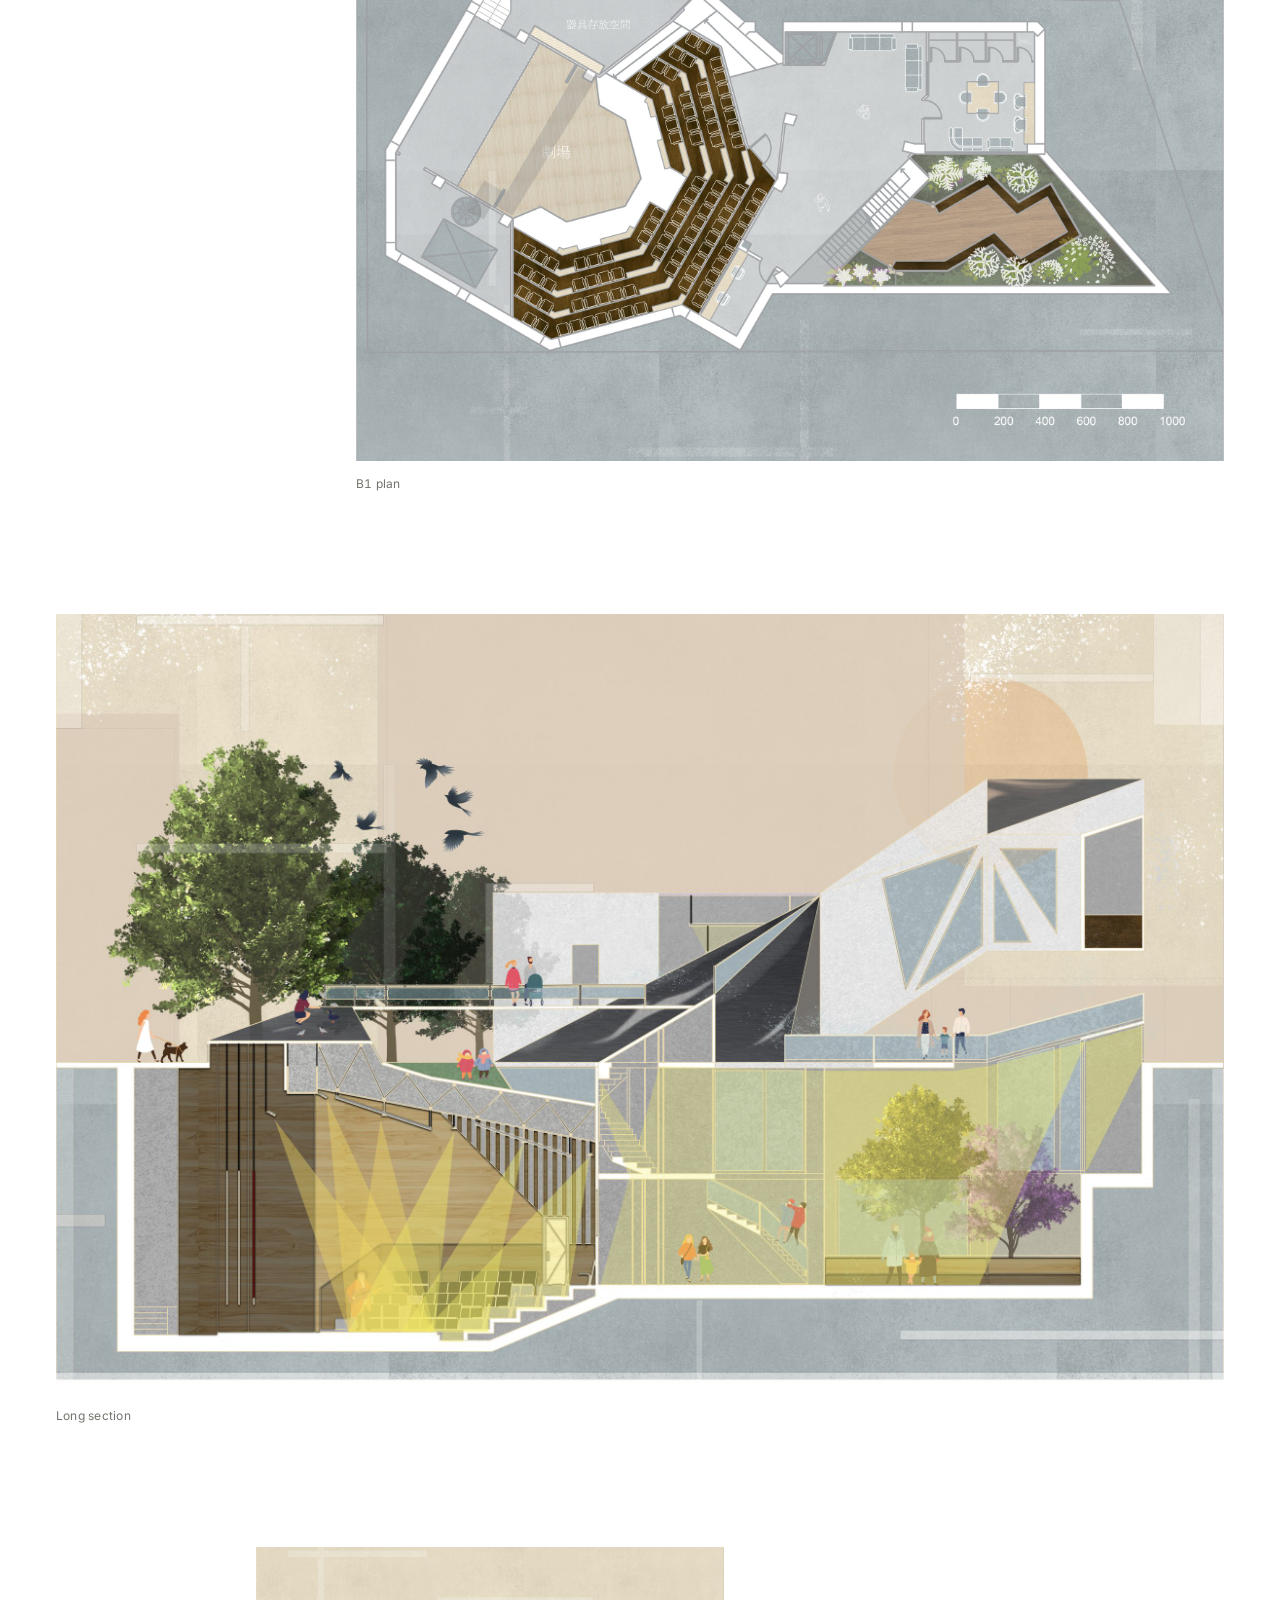
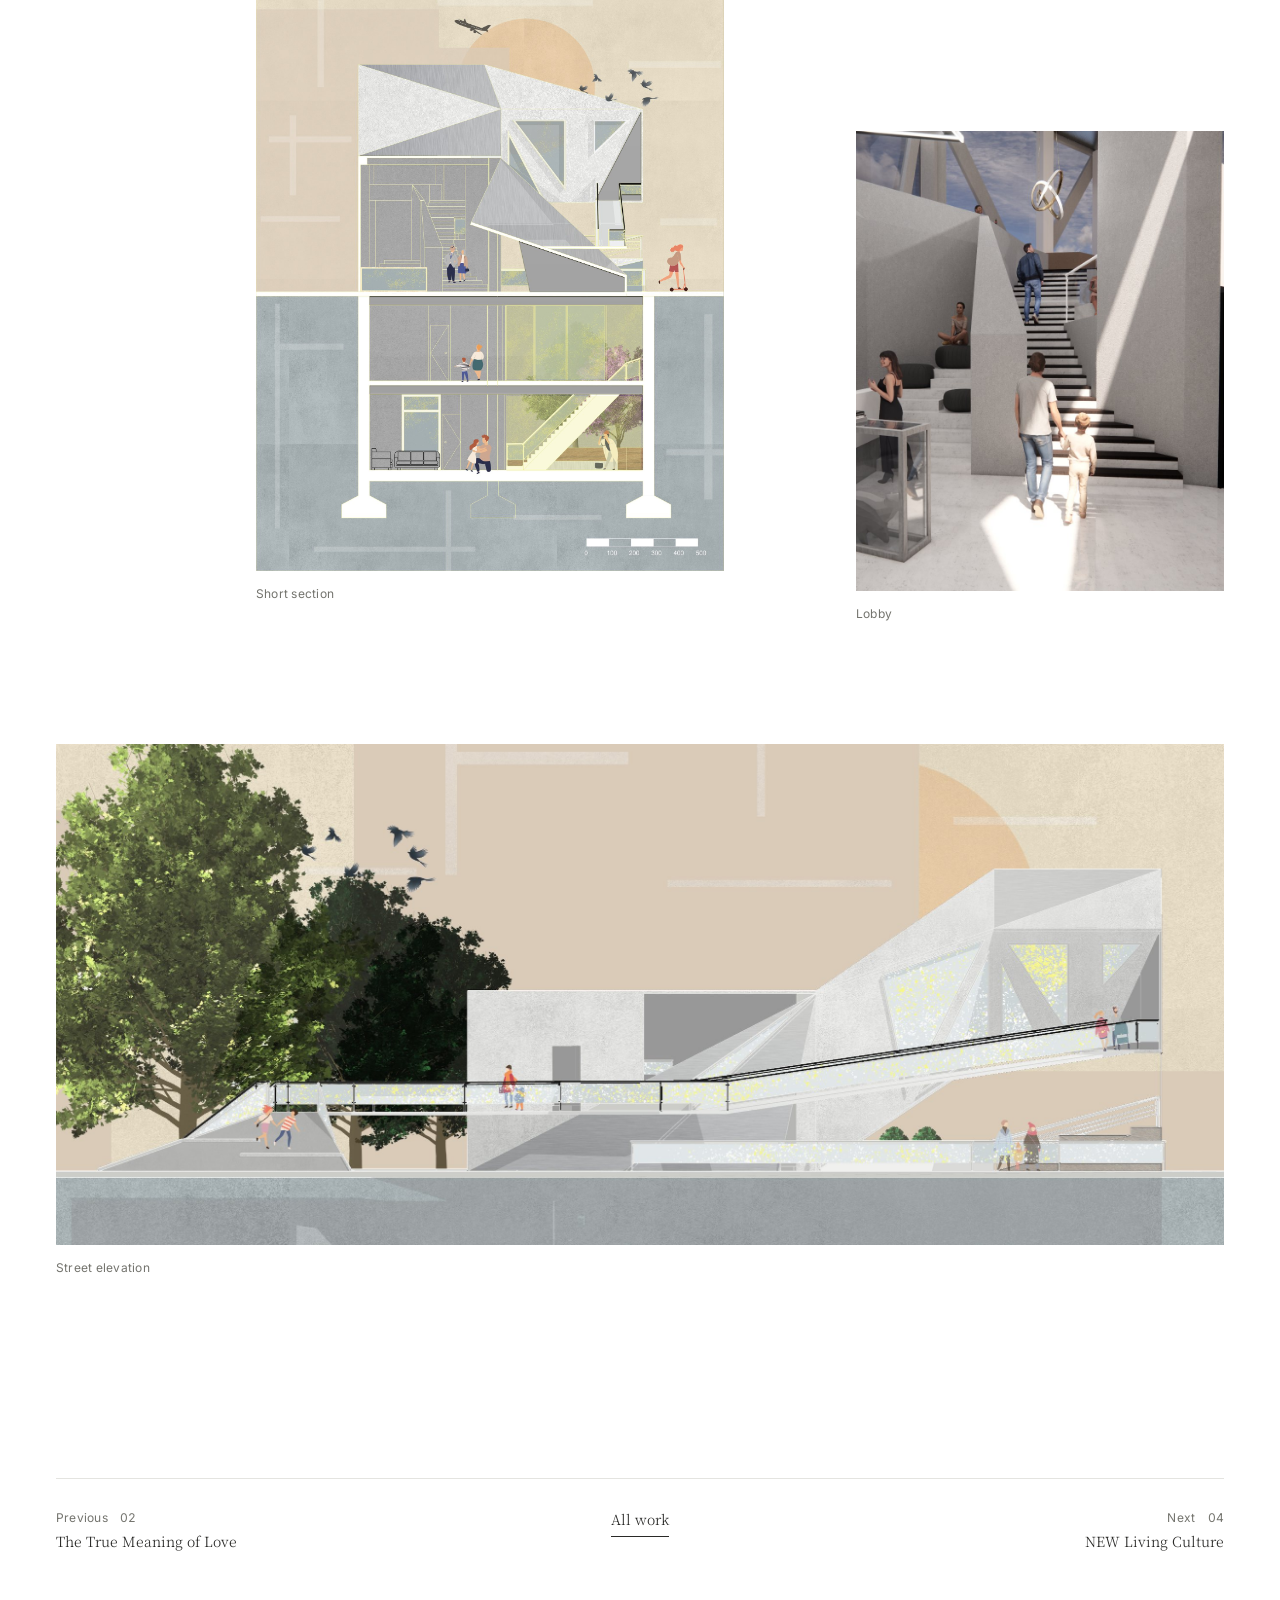
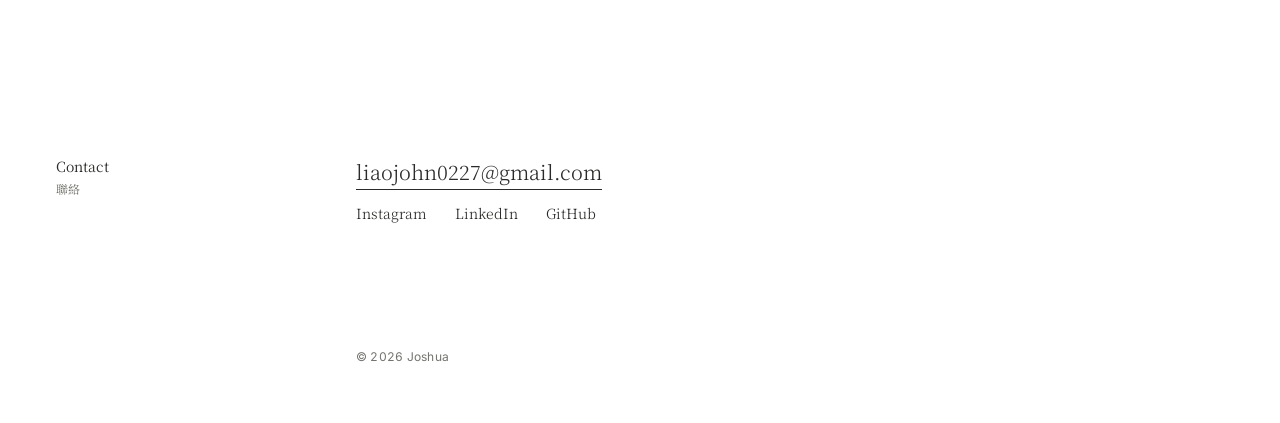
<file: project-03.html>
<!DOCTYPE html>
<html lang="en">
<head>
  <meta charset="UTF-8">
  <meta name="viewport" content="width=device-width, initial-scale=1.0">
  <title>Dreaming Back to 2023 | Joshua</title>
  <meta name="description" content="Joshua's architecture project: Dreaming Back to 2023, a theatre on Guling Street, Taipei, 2023">
  <meta name="theme-color" content="#ffffff">
  <meta property="og:type" content="website">
  <meta property="og:title" content="Dreaming Back to 2023 | Joshua">
  <meta property="og:description" content="Joshua's architecture project: Dreaming Back to 2023, a theatre on Guling Street, Taipei, 2023">
  <link rel="icon" href="favicon.svg" type="image/svg+xml">
  <link rel="preconnect" href="https://fonts.googleapis.com">
  <link rel="preconnect" href="https://fonts.gstatic.com" crossorigin>
  <link href="https://fonts.googleapis.com/css2?family=Inter:wght@400&family=Noto+Serif+TC:wght@300;400&display=swap" rel="stylesheet">
  <link rel="stylesheet" href="css/style.css">
</head>
<body>

  <a href="#main" class="skip">Skip to main content</a>

  <header class="grid header">
    <a href="index.html" class="name">Joshua</a>
    <nav aria-label="Main menu">
      <button class="menu-btn" aria-expanded="false" aria-controls="menu">Menu</button>
      <ul id="menu">
        <li><a href="index.html#works" aria-current="page">Work</a></li>
        <li><a href="index.html#about">About</a></li>
        <li><a href="#contact">Contact</a></li>
      </ul>
    </nav>
  </header>

  <main id="main">
    <!-- Title -->
    <section class="grid p-head">
      <p class="section-label">Project 03</p>
      <div class="p-title">
        <h1>Dreaming Back to 2023</h1>
        <span class="small">A theatre where the old and the new meet</span>
      </div>
    </section>

    <!-- Lead image -->
    <section class="grid p-lead">
      <div class="plate r-16x9 arrive">
        <img src="images/p03-lead.jpg" alt="The theatre lit up at night among dark surrounding buildings">
      </div>
    </section>

    <!-- Project facts + description -->
    <section class="grid p-info">
      <dl class="facts">
        <dt>Year</dt><dd>2023</dd>
        <dt>Type</dt><dd>Theatre</dd>
        <dt>Location</dt><dd>Guling Street, Taipei</dd>
        <dt>Course</dt><dd>Architectural Design</dd>
        <dt>Instructor</dt><dd>Prof. Chen De-Ren</dd>
      </dl>
      <div class="text">
        <p>As time moves on, much of history is slowly buried in its long river. People say the old must go before the new can come. Is that a truth, or a fallacy?</p>
        <p>This design tries to bring the old era and the new one together, breaking out of the frame of time to create a place where people can dream freely in the river of time.</p>
        <p>Dreaming back to 1998? No. Let's dream back to 2023, to a present that has already become the past.</p>
      </div>
    </section>

    <!-- Drawings -->
    <section class="grid p-gallery">
      <figure class="g-1">
        <div class="plate r-3x2">
          <img src="images/p03-1.jpg" alt="Basement plan with the theatre, lobby and sunken garden" loading="lazy">
        </div>
        <figcaption class="small">B1 plan</figcaption>
      </figure>
      <figure class="g-4">
        <div class="plate r-3x2">
          <img src="images/p03-2.jpg" alt="Long section through the theatre, lobby and garden" loading="lazy">
        </div>
        <figcaption class="small">Long section</figcaption>
      </figure>
      <figure class="g-5">
        <div class="plate r-3x4">
          <img src="images/p03-3.jpg" alt="Short section" loading="lazy">
        </div>
        <figcaption class="small">Short section</figcaption>
      </figure>
      <figure class="g-6">
        <div class="plate r-4x5">
          <img src="images/p03-4.jpg" alt="Lobby with a sculptural staircase under a skylight" loading="lazy">
        </div>
        <figcaption class="small">Lobby</figcaption>
      </figure>
      <figure class="g-4">
        <div class="plate r-21x9">
          <img src="images/p03-5.jpg" alt="Street elevation with the ramp leading up into the building" loading="lazy">
        </div>
        <figcaption class="small">Street elevation</figcaption>
      </figure>
    </section>
  </main>

  <!-- Previous / all work / next -->
  <div class="p-nav-rule"><hr></div>
  <nav class="grid p-nav" aria-label="Project navigation">
    <a href="project-02.html" class="prev">
      <span class="small">Previous　02</span>
      <span class="t">The True Meaning of Love</span>
    </a>
    <a href="index.html#works" class="all link">All work</a>
    <a href="project-04.html" class="next">
      <span class="small">Next　04</span>
      <span class="t">NEW Living Culture</span>
    </a>
  </nav>

  <footer class="grid footer" id="contact">
    <h2 class="section-label">Contact<span class="small">聯絡</span></h2>
    <div class="contact">
      <a href="mailto:liaojohn0227@gmail.com" class="email"><span class="link">liaojohn0227@gmail.com</span></a>
      <ul class="social">
        <li><a href="#">Instagram</a></li>
        <li><a href="#">LinkedIn</a></li>
        <li><a href="#">GitHub</a></li>
      </ul>
    </div>
    <p class="copy small">© 2026 Joshua</p>
  </footer>

  <script src="js/main.js"></script>
</body>
</html>
</file>
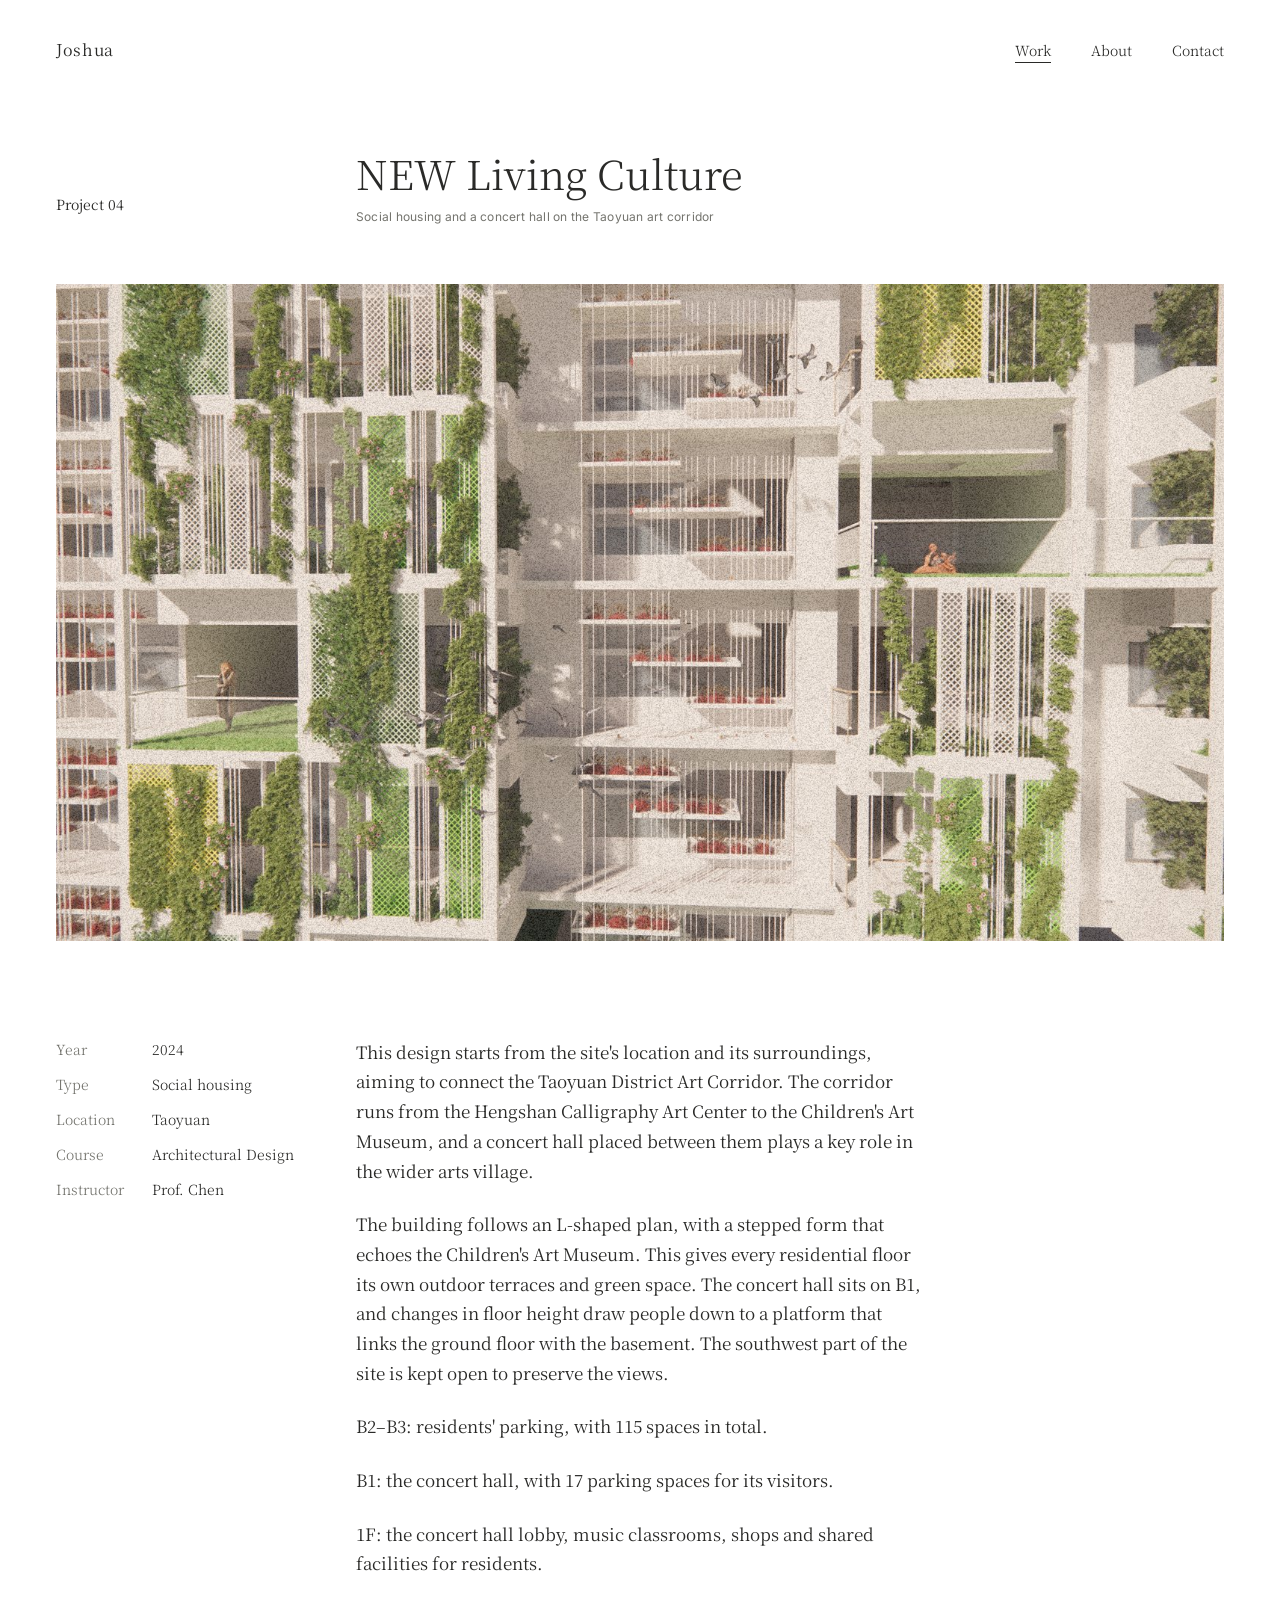
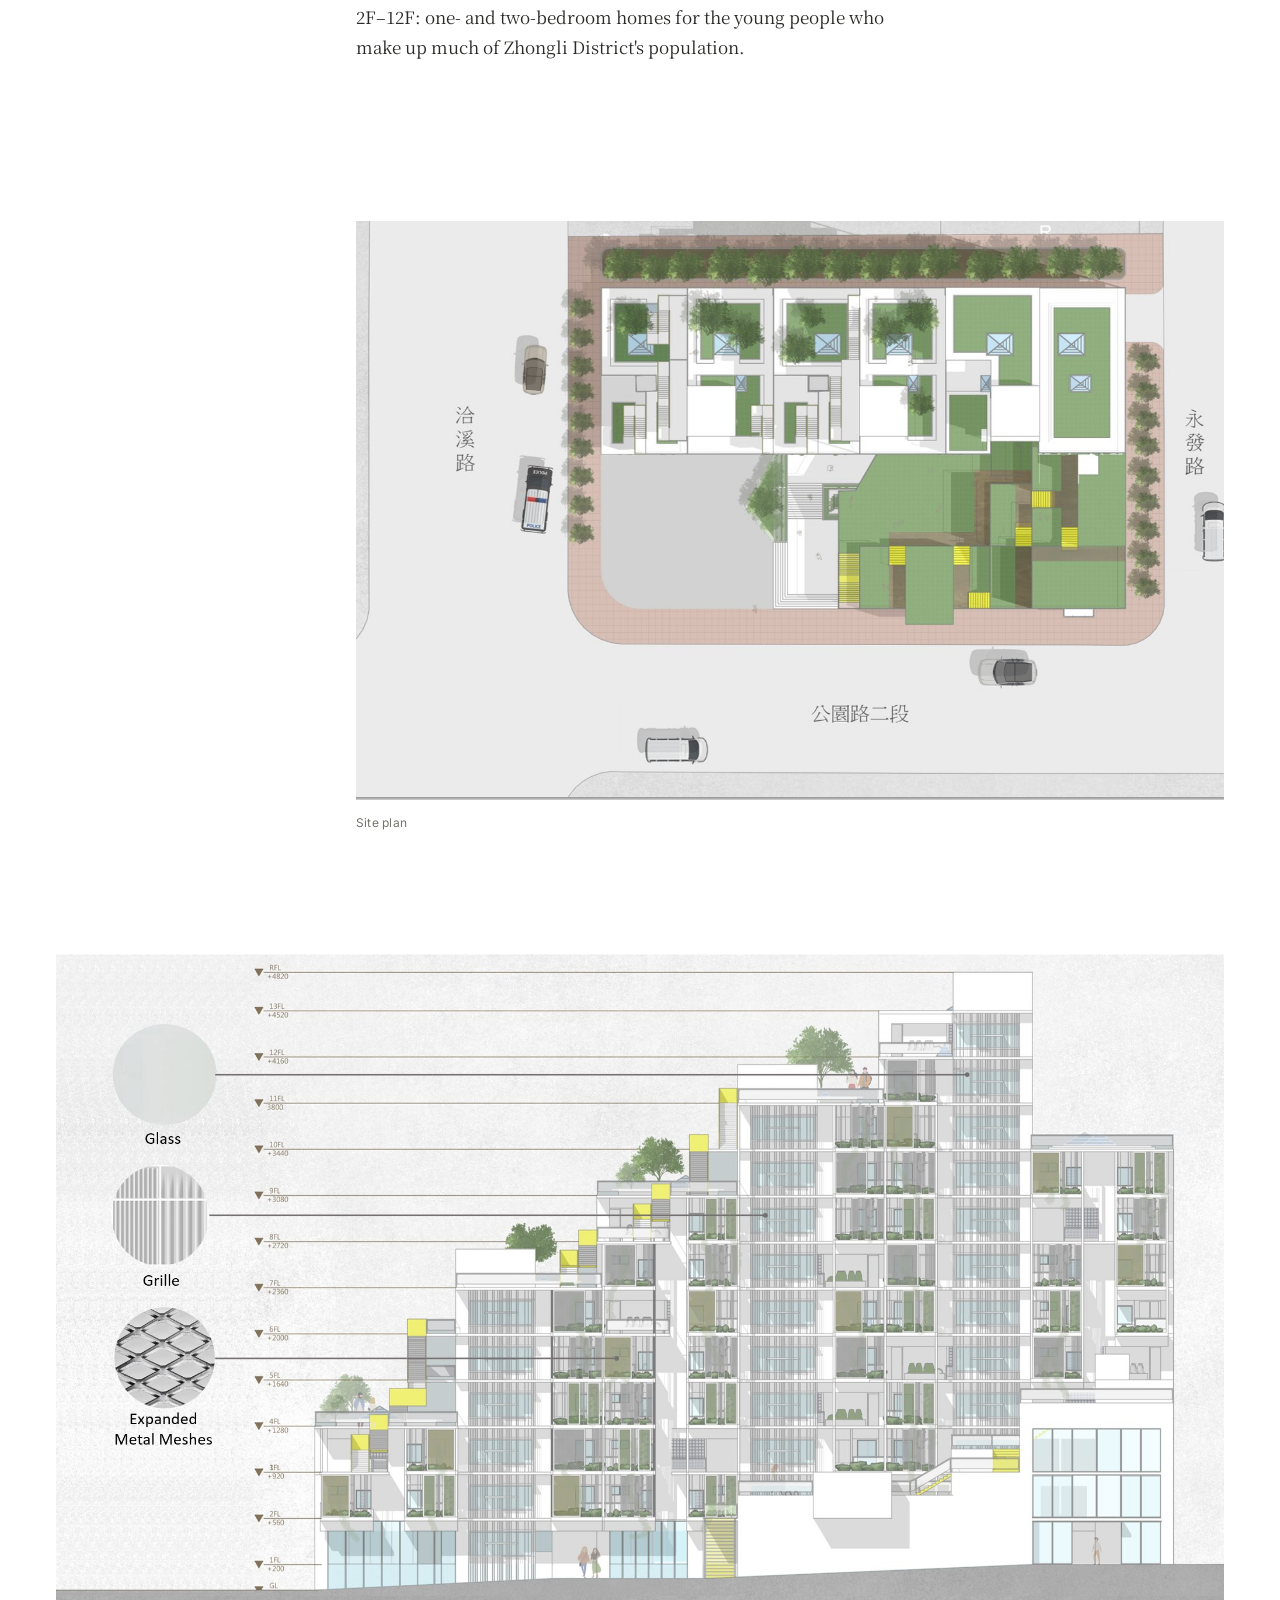
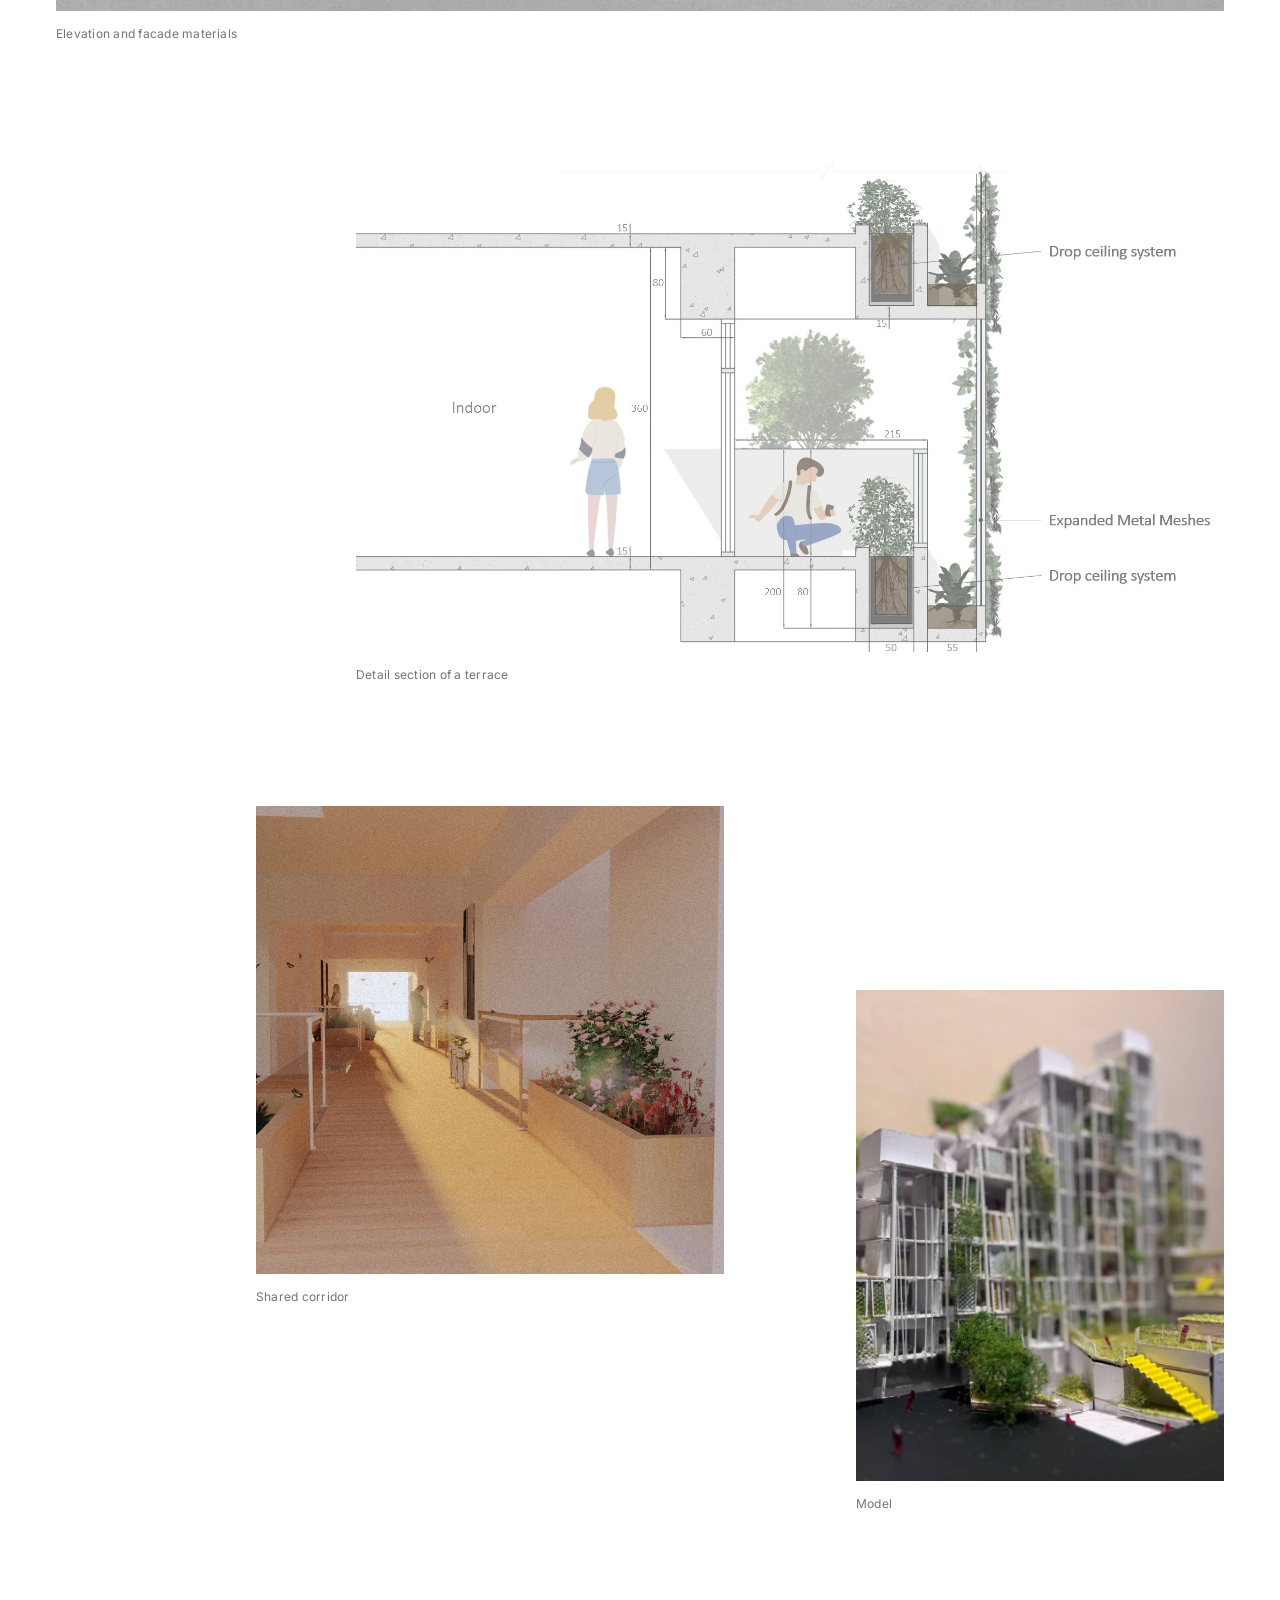
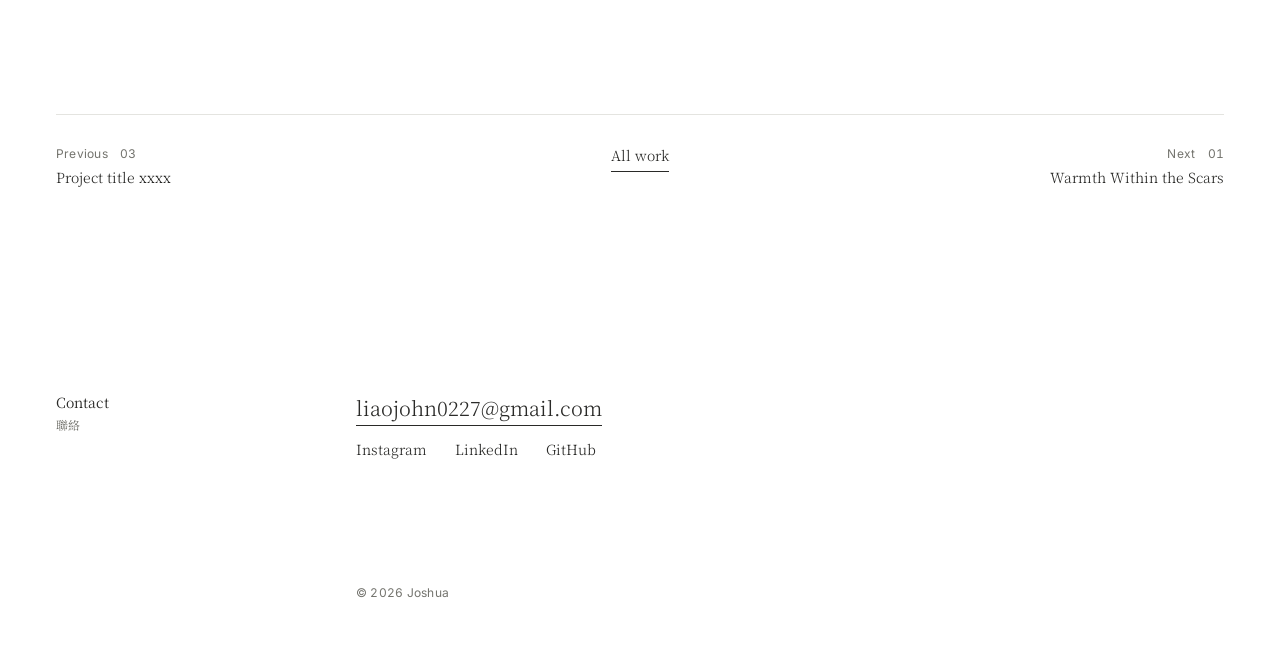
<file: project-04.html>
<!DOCTYPE html>
<html lang="en">
<head>
  <meta charset="UTF-8">
  <meta name="viewport" content="width=device-width, initial-scale=1.0">
  <title>NEW Living Culture | Joshua</title>
  <meta name="description" content="Joshua's architecture project: NEW Living Culture, social housing with a concert hall in Taoyuan, 2024">
  <meta name="theme-color" content="#ffffff">
  <meta property="og:type" content="website">
  <meta property="og:title" content="NEW Living Culture | Joshua">
  <meta property="og:description" content="Joshua's architecture project: NEW Living Culture, social housing with a concert hall in Taoyuan, 2024">
  <link rel="icon" href="favicon.svg" type="image/svg+xml">
  <link rel="preconnect" href="https://fonts.googleapis.com">
  <link rel="preconnect" href="https://fonts.gstatic.com" crossorigin>
  <link href="https://fonts.googleapis.com/css2?family=Inter:wght@400&family=Noto+Serif+TC:wght@300;400&display=swap" rel="stylesheet">
  <link rel="stylesheet" href="css/style.css">
</head>
<body>

  <a href="#main" class="skip">Skip to main content</a>

  <header class="grid header">
    <a href="index.html" class="name">Joshua</a>
    <nav aria-label="Main menu">
      <button class="menu-btn" aria-expanded="false" aria-controls="menu">Menu</button>
      <ul id="menu">
        <li><a href="index.html#works" aria-current="page">Work</a></li>
        <li><a href="index.html#about">About</a></li>
        <li><a href="#contact">Contact</a></li>
      </ul>
    </nav>
  </header>

  <main id="main">
    <!-- Title -->
    <section class="grid p-head">
      <p class="section-label">Project 04</p>
      <div class="p-title">
        <h1>NEW Living Culture</h1>
        <span class="small">Social housing and a concert hall on the Taoyuan art corridor</span>
      </div>
    </section>

    <!-- Lead image -->
    <section class="grid p-lead">
      <div class="plate r-16x9 arrive">
        <img src="images/p04-lead.jpg" alt="Facade with terraces, metal screens and climbing plants">
      </div>
    </section>

    <!-- Project facts + description -->
    <section class="grid p-info">
      <dl class="facts">
        <dt>Year</dt><dd>2024</dd>
        <dt>Type</dt><dd>Social housing</dd>
        <dt>Location</dt><dd>Taoyuan</dd>
        <dt>Course</dt><dd>Architectural Design</dd>
        <dt>Instructor</dt><dd>Prof. Chen</dd>
      </dl>
      <div class="text">
        <p>This design starts from the site's location and its surroundings, aiming to connect the Taoyuan District Art Corridor. The corridor runs from the Hengshan Calligraphy Art Center to the Children's Art Museum, and a concert hall placed between them plays a key role in the wider arts village.</p>
        <p>The building follows an L-shaped plan, with a stepped form that echoes the Children's Art Museum. This gives every residential floor its own outdoor terraces and green space. The concert hall sits on B1, and changes in floor height draw people down to a platform that links the ground floor with the basement. The southwest part of the site is kept open to preserve the views.</p>
        <p>B2–B3: residents' parking, with 115 spaces in total.</p>
        <p>B1: the concert hall, with 17 parking spaces for its visitors.</p>
        <p>1F: the concert hall lobby, music classrooms, shops and shared facilities for residents.</p>
        <p>2F–12F: one- and two-bedroom homes for the young people who make up much of Zhongli District's population.</p>
      </div>
    </section>

    <!-- Drawings -->
    <section class="grid p-gallery">
      <figure class="g-1">
        <div class="plate r-3x2">
          <img src="images/p04-1.jpg" alt="Site plan" loading="lazy">
        </div>
        <figcaption class="small">Site plan</figcaption>
      </figure>
      <figure class="g-4">
        <div class="plate r-16x9">
          <img src="images/p04-2.jpg" alt="Elevation showing the stepped terraces and facade materials" loading="lazy">
        </div>
        <figcaption class="small">Elevation and facade materials</figcaption>
      </figure>
      <figure class="g-1">
        <div class="plate r-16x9">
          <img src="images/p04-3.jpg" alt="Detail section of a terrace with planters and metal mesh" loading="lazy">
        </div>
        <figcaption class="small">Detail section of a terrace</figcaption>
      </figure>
      <figure class="g-5">
        <div class="plate r-1x1">
          <img src="images/p04-4.jpg" alt="Sunlit shared corridor with planters" loading="lazy">
        </div>
        <figcaption class="small">Shared corridor</figcaption>
      </figure>
      <figure class="g-6">
        <div class="plate r-3x4">
          <img src="images/p04-5.jpg" alt="Physical model" loading="lazy">
        </div>
        <figcaption class="small">Model</figcaption>
      </figure>
    </section>
  </main>

  <!-- Previous / all work / next -->
  <div class="p-nav-rule"><hr></div>
  <nav class="grid p-nav" aria-label="Project navigation">
    <a href="project-03.html" class="prev">
      <span class="small">Previous　03</span>
      <span class="t">Project title xxxx</span>
    </a>
    <a href="index.html#works" class="all link">All work</a>
    <a href="project-01.html" class="next">
      <span class="small">Next　01</span>
      <span class="t">Warmth Within the Scars</span>
    </a>
  </nav>

  <footer class="grid footer" id="contact">
    <h2 class="section-label">Contact<span class="small">聯絡</span></h2>
    <div class="contact">
      <a href="mailto:liaojohn0227@gmail.com" class="email"><span class="link">liaojohn0227@gmail.com</span></a>
      <ul class="social">
        <li><a href="#">Instagram</a></li>
        <li><a href="#">LinkedIn</a></li>
        <li><a href="#">GitHub</a></li>
      </ul>
    </div>
    <p class="copy small">© 2026 Joshua</p>
  </footer>

  <script src="js/main.js"></script>
</body>
</html>
</file>
<file: css/style.css>
/* =========================================================
   Portfolio — v2.1
   建築專刊的質感：明體、細字、不對稱留白，讓圖片說話。
   ---------------------------------------------------------
   目錄
   1. 設定（顏色、字體、尺寸）
   2. 基本樣式
   3. 共用元件（格線、圖片、小字、連結）
   4. 頁首
   5. 首頁：主視覺、簡介、作品、關於
   6. 頁尾
   7. 作品內頁
   8. 404
   9. 平板 / 手機
   ========================================================= */

/* ---------- 1. 設定 ---------- */
:root {
  --paper: #ffffff;
  --ink: #2a2a28;          /* 石墨色，不用純黑 */
  --mute: #74746e;         /* 次要文字（對白底對比 4.6:1，小字也清楚） */
  --line: #e4e4e0;         /* 細線 */
  --plate: #ecece9;        /* 圖片佔位，也是真實照片載入前的底色 */

  --serif: "Noto Serif TC", "Noto Serif CJK TC", "Songti TC", "PMingLiU", serif;
  --sans: "Inter", "Noto Serif TC", "Noto Serif CJK TC", "Helvetica Neue", Arial, sans-serif;

  --page: 1360px;
  --side: 56px;
  --gutter: 32px;
  --gap-section: 200px;

  --ease: cubic-bezier(.2, .6, .2, 1);
}

/* ---------- 2. 基本樣式 ---------- */
*, *::before, *::after { box-sizing: border-box; }
* { margin: 0; padding: 0; }

html { scroll-behavior: smooth; }

body {
  background: var(--paper);
  color: var(--ink);
  font-family: var(--serif);
  font-weight: 300;
  font-size: 16px;
  line-height: 2;
  letter-spacing: 0.04em;
  -webkit-font-smoothing: antialiased;
  text-rendering: optimizeLegibility;
  line-break: strict;        /* 標點不出現在行首 */
  text-autospace: normal;    /* 中英文之間自動留一點空隙（新版瀏覽器） */
}

p, dd, figcaption { text-wrap: pretty; }   /* 避免最後一行只剩一個字 */

a { color: inherit; text-decoration: none; }
img { display: block; width: 100%; height: 100%; object-fit: cover; }
ul { list-style: none; }

:focus-visible { outline: 1px solid var(--ink); outline-offset: 4px; }
::selection { background: var(--ink); color: var(--paper); }

[id] { scroll-margin-top: 40px; }

/* 鍵盤使用者：跳到主要內容 */
.skip {
  position: absolute;
  left: var(--side);
  top: -100px;
  background: var(--paper);
  padding: 8px 0;
  font-size: 14px;
  z-index: 20;
}
.skip:focus { top: 8px; }

/* ---------- 3. 共用元件 ---------- */

/* 12 欄格線 */
.grid {
  max-width: var(--page);
  margin: 0 auto;
  padding: 0 var(--side);
  display: grid;
  grid-template-columns: repeat(12, minmax(0, 1fr));
  column-gap: var(--gutter);
}

/* 圖片框：之後在裡面放 <img> 即可 */
.plate { background: var(--plate); overflow: hidden; }
.r-3x2  { aspect-ratio: 3 / 2; }
.r-4x5  { aspect-ratio: 4 / 5; }
.r-3x4  { aspect-ratio: 3 / 4; }
.r-16x9 { aspect-ratio: 16 / 9; }
.r-21x9 { aspect-ratio: 21 / 9; }
.r-1x1  { aspect-ratio: 1 / 1; }

/* 小字：英文、數字、圖說、資訊 */
.small {
  font-family: var(--sans);
  font-weight: 400;
  font-size: 12px;
  line-height: 1.8;
  letter-spacing: 0.06em;
  color: var(--mute);
  font-variant-numeric: tabular-nums;
}

/* 有底線的文字連結 */
.link {
  border-bottom: 1px solid var(--ink);
  padding-bottom: 3px;
  transition: opacity .4s;
}
a:hover .link, a.link:hover { opacity: .5; }

/* 左欄的小標（作品／關於／聯絡） */
.section-label {
  grid-column: 1 / 4;
  font-size: 14px;
  font-weight: 400;
  line-height: 1.8;
}
.section-label .small { display: block; }

/* 進場：每頁只有主圖這一個動作 */
.arrive { animation: arrive 1.6s var(--ease) both; }
.arrive-late { animation-delay: .25s; }
@keyframes arrive { from { opacity: 0; } to { opacity: 1; } }

/* ---------- 4. 頁首 ---------- */
.header {
  padding-top: 36px;
  padding-bottom: 36px;
  align-items: baseline;
  position: relative;
}
.header .name {
  grid-column: 1 / 4;
  font-size: 16px;
  font-weight: 400;
  letter-spacing: 0.2em;
  justify-self: start;
}
.header nav { grid-column: 4 / 13; justify-self: end; }
.header ul { display: flex; gap: 40px; font-size: 14px; }
.header nav a {
  padding-bottom: 2px;
  border-bottom: 1px solid transparent;
  transition: border-color .4s;
}
.header nav a:hover,
.header nav a[aria-current] { border-color: var(--ink); }
.menu-btn { display: none; }

/* ---------- 5. 首頁 ---------- */

/* 主視覺：直排名字 + 一張作品 */
.hero { margin-top: 48px; }
.hero-title {
  grid-column: 1 / 4;
  align-self: start;
  justify-self: start;
  display: flex;
  flex-direction: row-reverse;   /* 由右往左讀：名字在右，副標在左 */
  align-items: flex-start;
  gap: 22px;
  font-weight: 300;
}
/* 直排：每行只放一個字（所有瀏覽器都穩定） */
.hero-title > span {
  display: block;
  width: 0.9em;
  word-break: break-all;
  letter-spacing: 0;
}
.hero-title .main { font-size: 44px; line-height: 1.5; }
.hero-title .sub  { font-size: 14px; line-height: 1.9; color: var(--mute); margin-top: 6px; }

.hero-image { grid-column: 4 / 13; }
.hero-caption { grid-column: 4 / 13; justify-self: end; margin-top: 14px; }

/* 簡介 */
.intro { margin-top: 160px; }
.intro p {
  grid-column: 4 / 10;
  font-size: 20px;
  line-height: 2.2;
}
.intro .more { grid-column: 4 / 10; justify-self: start; margin-top: 32px; font-size: 14px; }

/* 區段 */
.section { margin-top: var(--gap-section); align-items: start; }
.section > .section-label { position: sticky; top: 40px; }

/* 作品：不對稱的版面 */
.works {
  grid-column: 4 / 13;
  display: grid;
  grid-template-columns: repeat(9, minmax(0, 1fr));
  column-gap: var(--gutter);
  row-gap: 140px;
}
.work { display: block; }
.work-1 { grid-column: 1 / 10; }
.work-2 { grid-column: 1 / 6; }
.work-3 { grid-column: 7 / 10; margin-top: 45%; }
.work-4 { grid-column: 3 / 10; }

.caption {
  display: grid;
  grid-template-columns: 2.5em 1fr;
  margin-top: 18px;
  line-height: 1.7;
}
.caption .num { padding-top: 2px; }
.caption h3 {
  font-size: 15px;
  font-weight: 400;
  text-wrap: balance;
  /* 底線用 text-decoration：標題換成兩行時，每一行都會有底線 */
  text-decoration: underline 1px transparent;
  text-underline-offset: 5px;
  transition: text-decoration-color .5s var(--ease);
}
.caption .meta { grid-column: 2; margin-top: 2px; }

/* 只在有滑鼠的裝置上做 hover（手機點了不會卡在放大狀態） */
@media (hover: hover) {
  .work .plate > * { transition: transform 1.4s var(--ease); }
  .work:hover .plate > * { transform: scale(1.02); }
  .work:hover .caption h3 { text-decoration-color: var(--ink); }
}
.work:focus-visible .caption h3 { text-decoration-color: var(--ink); }

/* 關於 */
.about {
  grid-column: 4 / 13;
  display: grid;
  grid-template-columns: repeat(9, minmax(0, 1fr));
  column-gap: var(--gutter);
}
.about .portrait { grid-column: 1 / 4; }
.about .text { grid-column: 5 / 10; }
.about .text p + p { margin-top: 1.2em; }

/* 資訊列表（關於、作品內頁共用） */
.facts {
  display: grid;
  grid-template-columns: max-content 1fr;   /* 標籤欄自動配合最長的字（中英文都適用） */
  column-gap: 2em;
  row-gap: 10px;
  font-size: 14px;
  line-height: 1.8;
}
.facts dt { color: var(--mute); }
.about .facts { margin-top: 48px; }

/* ---------- 6. 頁尾 ---------- */
.footer { margin-top: var(--gap-section); padding-bottom: 56px; }
.footer .contact { grid-column: 4 / 13; }
.footer .email { font-size: 20px; }
.footer .social { display: flex; gap: 28px; margin-top: 12px; font-size: 14px; }
.footer .social a { border-bottom: 1px solid transparent; transition: border-color .4s; }
.footer .social a:hover { border-color: var(--ink); }
.footer .copy { grid-column: 4 / 13; margin-top: 120px; }

/* ---------- 7. 作品內頁 ---------- */
.p-head { margin-top: 48px; align-items: end; }
.p-head .section-label { padding-bottom: 10px; }
.p-title { grid-column: 4 / 13; }
.p-title h1 {
  font-size: 40px;
  font-weight: 300;
  line-height: 1.4;
  letter-spacing: 0.12em;
  text-wrap: balance;
}
.p-title .small { display: block; margin-top: 8px; }

.p-lead { margin-top: 56px; }
.p-lead .plate { grid-column: 1 / 13; }

.p-info { margin-top: 96px; align-items: start; }
.p-info .facts { grid-column: 1 / 4; }
.p-info .text { grid-column: 4 / 10; }
.p-info .text p + p { margin-top: 1.4em; }

.p-gallery { margin-top: 160px; row-gap: 120px; align-items: start; }
.g-1 { grid-column: 4 / 13; }
.g-2 { grid-column: 1 / 6; }
.g-3 { grid-column: 8 / 12; margin-top: 30%; }
.g-4 { grid-column: 1 / 13; }
.g-5 { grid-column: 3 / 8; }
.g-6 { grid-column: 9 / 13; margin-top: 50%; }
figure figcaption { margin-top: 12px; }

.p-nav-rule { max-width: var(--page); margin: var(--gap-section) auto 0; padding: 0 var(--side); }
.p-nav-rule hr { border: 0; border-top: 1px solid var(--line); }
.p-nav { padding-top: 28px; font-size: 14px; line-height: 1.8; align-items: start; }
.p-nav .prev { grid-column: 1 / 5; justify-self: start; }
.p-nav .all  { grid-column: 5 / 9; justify-self: center; }
.p-nav .next { grid-column: 9 / 13; justify-self: end; text-align: right; }
.p-nav .small { display: block; }
.p-nav .t { border-bottom: 1px solid transparent; transition: border-color .4s; }
.p-nav a:hover .t { border-color: var(--ink); }

/* ---------- 8. 404 ---------- */
.notfound { margin-top: 160px; min-height: 40vh; }
.notfound .text { grid-column: 4 / 10; }
.notfound h1 { font-size: 28px; font-weight: 300; letter-spacing: 0.12em; }
.notfound p { margin-top: 16px; }
.notfound .more { display: inline-block; margin-top: 40px; font-size: 14px; }

/* ---------- 8b. English version ----------
   These rules switch on automatically when the page says <html lang="en">.
   Chinese needs wide letter spacing and tall lines; English reads better without them. */
:lang(en) body {
  font-size: 17px;
  line-height: 1.75;
  letter-spacing: 0;
}
:lang(en) .about .text,
:lang(en) .p-info .text { font-weight: 400; }   /* thin Latin serif is too faint for body text */
:lang(en) .small { letter-spacing: 0.02em; }
:lang(en) .header .name { letter-spacing: 0.04em; }
:lang(en) .intro p { font-size: 22px; line-height: 1.6; }
:lang(en) .p-title h1 { letter-spacing: 0; line-height: 1.25; }
:lang(en) .notfound h1 { letter-spacing: 0; }
:lang(en) .footer .email { letter-spacing: 0; }

/* Vertical name: English is rotated like a book spine, instead of stacked letter by letter */
:lang(en) .hero-title { gap: 14px; }
:lang(en) .hero-title > span {
  width: auto;
  writing-mode: vertical-rl;
  word-break: normal;
  white-space: nowrap;
}
:lang(en) .hero-title .main { line-height: 1; letter-spacing: 0.02em; }
:lang(en) .hero-title .sub  { line-height: 1; letter-spacing: 0.04em; margin-top: 4px; }

/* ---------- 9. 平板 ---------- */
@media (max-width: 1080px) {
  :root { --side: 40px; --gutter: 24px; --gap-section: 160px; }
  .intro p, .intro .more, .p-info .text, .notfound .text { grid-column: 4 / 12; }
  .work-3 { grid-column: 6 / 10; }
  .about .portrait { grid-column: 1 / 5; }
  .about .text { grid-column: 5 / 10; }
}

/* ---------- 9. 手機 ---------- */
@media (max-width: 760px) {
  :root { --side: 22px; --gutter: 16px; --gap-section: 120px; }
  body { font-size: 15px; }

  .header { padding-top: 22px; padding-bottom: 22px; }
  .header .name { grid-column: 1 / 9; }
  .header nav { grid-column: 9 / 13; }
  .menu-btn {
    display: block;
    background: none; border: 0;
    font: inherit; font-size: 14px; color: var(--ink);
    cursor: pointer;
    padding: 4px 0;
  }
  .header ul {
    display: none;
    position: absolute; left: 0; right: 0; top: 64px;
    flex-direction: column; align-items: flex-end; gap: 14px;
    background: var(--paper);
    padding: 12px var(--side) 24px;
    border-bottom: 1px solid var(--line);
    z-index: 10;
  }
  .header ul.open { display: flex; }

  .hero { margin-top: 16px; }
  .hero-title {
    grid-column: 1 / 13;
    flex-direction: column;
    gap: 10px;
    margin-bottom: 28px;
  }
  .hero-title > span { width: auto; }
  .hero-title .main { font-size: 32px; line-height: 1.2; letter-spacing: 0.25em; }
  .hero-title .sub  { margin-top: 0; letter-spacing: 0.3em; }
  .hero-image, .hero-caption { grid-column: 1 / 13; }

  .intro { margin-top: 88px; }
  .intro p, .intro .more { grid-column: 1 / 13; }
  .intro p { font-size: 17px; }

  .section-label,
  .section > .section-label { grid-column: 1 / 13; position: static; margin-bottom: 40px; }
  .works, .about, .footer .contact, .footer .copy { grid-column: 1 / 13; }
  .footer .copy { margin-top: 80px; }

  /* 手機上仍保留一點錯落感 */
  .works { row-gap: 72px; }
  .work-1, .work-4 { grid-column: 1 / 10; }
  .work-2 { grid-column: 1 / 8; }
  .work-3 { grid-column: 3 / 10; margin-top: 0; }

  .about .portrait { grid-column: 1 / 6; }
  .about .text { grid-column: 1 / 10; margin-top: 40px; }

  .p-head { margin-top: 16px; }
  .p-head .section-label { margin-bottom: 8px; padding-bottom: 0; }
  .p-title { grid-column: 1 / 13; }
  .p-title h1 { font-size: 28px; }
  .p-lead { margin-top: 32px; }
  .p-info { margin-top: 56px; }
  .p-info .facts, .p-info .text { grid-column: 1 / 13; }
  .p-info .text { margin-top: 40px; }
  .p-gallery { row-gap: 64px; margin-top: 88px; }
  .g-1, .g-4 { grid-column: 1 / 13; }
  .g-2, .g-5 { grid-column: 1 / 10; }
  .g-3, .g-6 { grid-column: 4 / 13; margin-top: 0; }

  .p-nav .prev { grid-column: 1 / 7; }
  .p-nav .next { grid-column: 7 / 13; }
  .p-nav .all  { grid-column: 1 / 13; grid-row: 2; margin-top: 32px; }

  .notfound { margin-top: 88px; }
  .notfound .text { grid-column: 1 / 13; }

  /* English on phones */
  :lang(en) body { font-size: 16px; }
  :lang(en) p { hyphens: auto; }   /* break long words neatly in narrow columns */
  :lang(en) .hero-title > span { writing-mode: horizontal-tb; white-space: normal; }
  :lang(en) .hero-title .main { font-size: 34px; line-height: 1.15; letter-spacing: 0; }
  :lang(en) .hero-title .sub  { letter-spacing: 0.02em; line-height: 1.6; }
  :lang(en) .intro p { font-size: 18px; }
  :lang(en) .p-title h1 { font-size: 30px; }
}

@media (prefers-reduced-motion: reduce) {
  html { scroll-behavior: auto; }
  *, *::before, *::after { animation: none !important; transition: none !important; }
}
</file>
